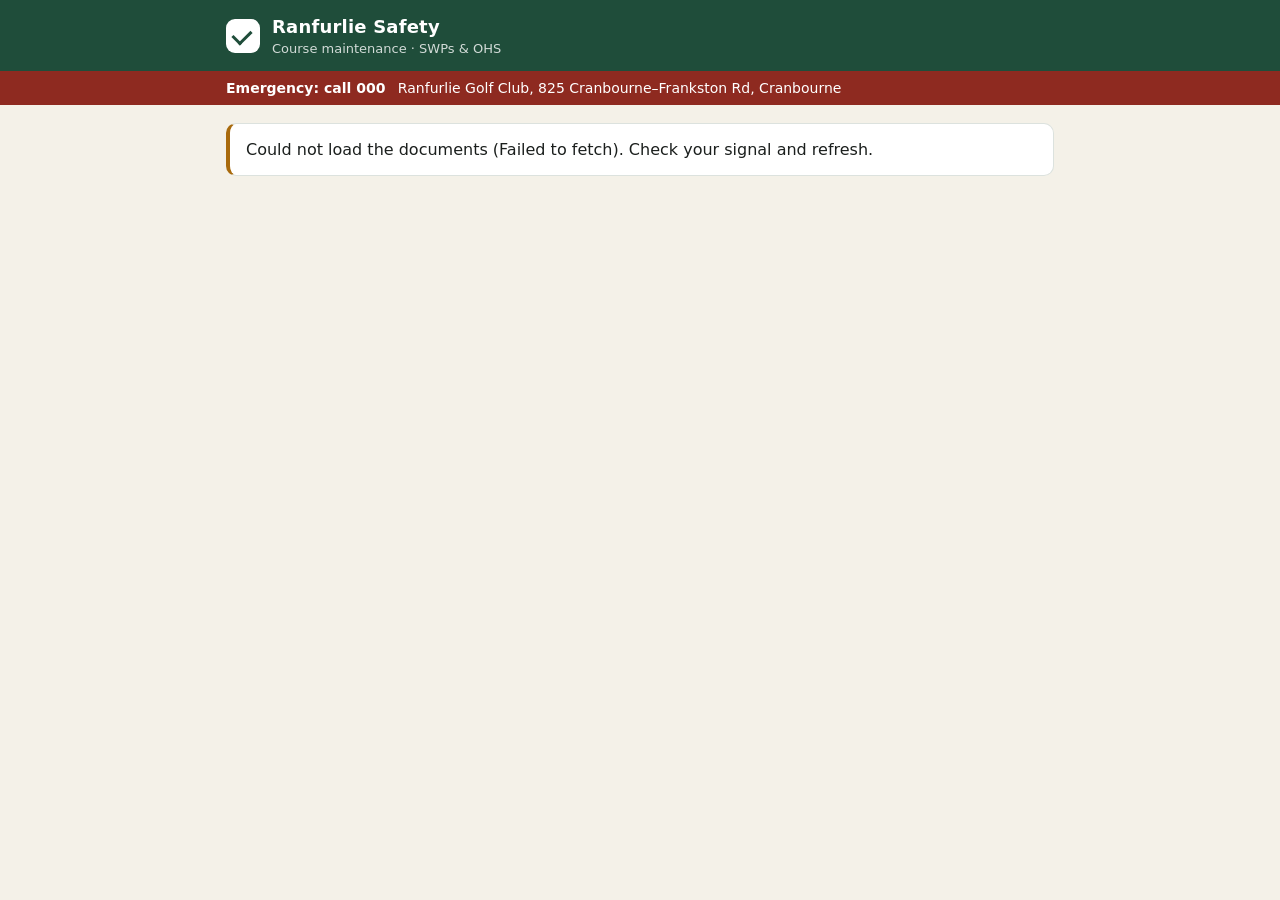
<file: docs/index.html>
<!doctype html>
<html lang="en-AU">
<head>
  <meta charset="utf-8">
  <meta name="viewport" content="width=device-width, initial-scale=1, viewport-fit=cover">
  <meta name="theme-color" content="#1F4D3A">
  <meta name="robots" content="noindex">
  <title>Ranfurlie Safety</title>
  <link rel="icon" href="data:image/svg+xml,%3Csvg xmlns='http://www.w3.org/2000/svg' viewBox='0 0 32 32'%3E%3Crect width='32' height='32' rx='7' fill='%231F4D3A'/%3E%3Cpath d='M9 16.5l4.5 4.5L23 11.5' stroke='%23fff' stroke-width='3.2' fill='none' stroke-linecap='round' stroke-linejoin='round'/%3E%3C/svg%3E">
  <link rel="stylesheet" href="style.css">
</head>
<body>
  <header class="top">
    <div class="wrap top-inner">
      <div class="brand">
        <span class="mark" aria-hidden="true"></span>
        <div>
          <div class="brand-name">Ranfurlie Safety</div>
          <div class="brand-sub">Course maintenance · SWPs &amp; OHS</div>
        </div>
      </div>
      <div id="who" class="who" hidden>
        <span id="whoName"></span>
        <button type="button" class="link-btn" id="signOut">Not you?</button>
      </div>
    </div>
  </header>

  <div class="emergency">
    <div class="wrap"><strong>Emergency: call 000</strong> <span>Ranfurlie Golf Club, 825 Cranbourne–Frankston Rd, Cranbourne</span></div>
  </div>

  <main class="wrap" id="main">
    <section id="notice" class="notice" hidden></section>

    <section id="signin" class="card signin" hidden>
      <h1>Who are you?</h1>
      <p class="muted">Pick your name, then open each document on your list, read it and sign. This phone will remember you next time.</p>
      <form id="signinForm" autocomplete="off">
        <label for="nameSel">Your name</label>
        <select id="nameSel" required><option value="">Choose…</option></select>
        <p id="signinErr" class="err" role="alert"></p>
        <button class="btn primary" id="signinBtn" type="submit">Continue</button>
      </form>
      <button type="button" class="link-btn browse" id="browseOnly">Just browse the documents</button>
    </section>

    <section id="dash" hidden>
      <div class="pills" id="pills"></div>
      <div class="toolbar">
        <div class="tabs" role="tablist">
          <button role="tab" class="tab" id="tabMine" aria-selected="true">My list</button>
          <button role="tab" class="tab" id="tabAll" aria-selected="false">All documents</button>
        </div>
        <input id="search" type="search" placeholder="Search documents" aria-label="Search documents">
      </div>
      <div id="list"></div>
    </section>

    <p class="foot muted" id="foot"></p>
  </main>

  <div id="viewer" class="viewer" hidden role="dialog" aria-modal="true" aria-labelledby="vTitle">
    <div class="v-head">
      <button type="button" class="back" id="vBack" aria-label="Back to list">←</button>
      <div class="v-titles">
        <div class="v-meta" id="vMeta"></div>
        <h2 id="vTitle"></h2>
      </div>
      <div class="v-tools">
        <div class="seg" id="vModes" role="group" aria-label="View">
          <button type="button" id="vModeEasy" aria-pressed="true">Easy read</button>
          <button type="button" id="vModeOrig" aria-pressed="false">Original</button>
        </div>
        <a id="vOpen" class="v-open" target="_blank" rel="noopener" aria-label="Open in a new tab">↗</a>
      </div>
    </div>
    <div class="v-body">
      <div class="v-loading" id="vLoading" hidden>Loading…</div>
      <iframe id="vEasy" title="Document (easy read)" sandbox="allow-popups allow-popups-to-escape-sandbox" hidden></iframe>
      <iframe id="vFrame" title="Document" allow="autoplay"></iframe>
      <section class="v-quiz" id="vQuiz" hidden aria-live="polite">
        <div class="quiz">
          <div class="q-top">
            <span id="qCount"></span>
            <button type="button" class="link-btn" id="qBackDoc">Back to the document</button>
          </div>
          <div class="q-bar"><span id="qBar"></span></div>
          <div id="qAsk">
            <div class="q-again" id="qAgain" hidden>Let's try this one again</div>
            <h3 id="qText"></h3>
            <div class="q-opts" id="qOpts" role="group" aria-labelledby="qText"></div>
            <div class="q-fb" id="qFb" hidden><strong id="qFbHead"></strong> <span id="qWhy"></span></div>
            <button type="button" class="btn primary wide" id="qNext" hidden>Next question</button>
          </div>
          <div class="q-done" id="qDone" hidden>
            <div class="tick">✓</div>
            <div class="big">Knowledge check complete</div>
            <p class="muted" id="qScore"></p>
            <button type="button" class="btn primary wide" id="qSign">Continue to sign</button>
          </div>
        </div>
      </section>
    </div>
    <div class="v-sign" id="vSign">
      <div class="timer" id="vTimer">
        <div class="bar"><span id="vBar"></span></div>
        <div class="timer-row">
          <span class="timer-text" id="vTimerText"></span>
          <button type="button" class="btn primary small" id="vReady" hidden>Ready to sign</button>
        </div>
      </div>
      <div id="vForm" hidden>
        <label class="check"><input type="checkbox" id="vDeclare"> <span id="vDeclText"></span></label>
        <div class="sig-wrap">
          <canvas id="sig" aria-label="Signature pad"></canvas>
          <span class="sig-hint" id="sigHint">Sign here with your finger</span>
          <button type="button" class="link-btn sig-clear" id="sigClear">Clear</button>
        </div>
        <p id="vErr" class="err" role="alert"></p>
        <div class="form-actions">
          <button type="button" class="btn ghost" id="vKeepReading">Keep reading</button>
          <button type="button" class="btn primary" id="vSubmit" disabled>Sign</button>
        </div>
      </div>
      <div id="vNeedSignin" class="muted small-text" hidden>Pick your name on the main page to sign this document.</div>
      <div id="vDone" class="done" hidden></div>
    </div>
  </div>

  <script src="config.js"></script>
  <script src="app.js"></script>
</body>
</html>
</file>
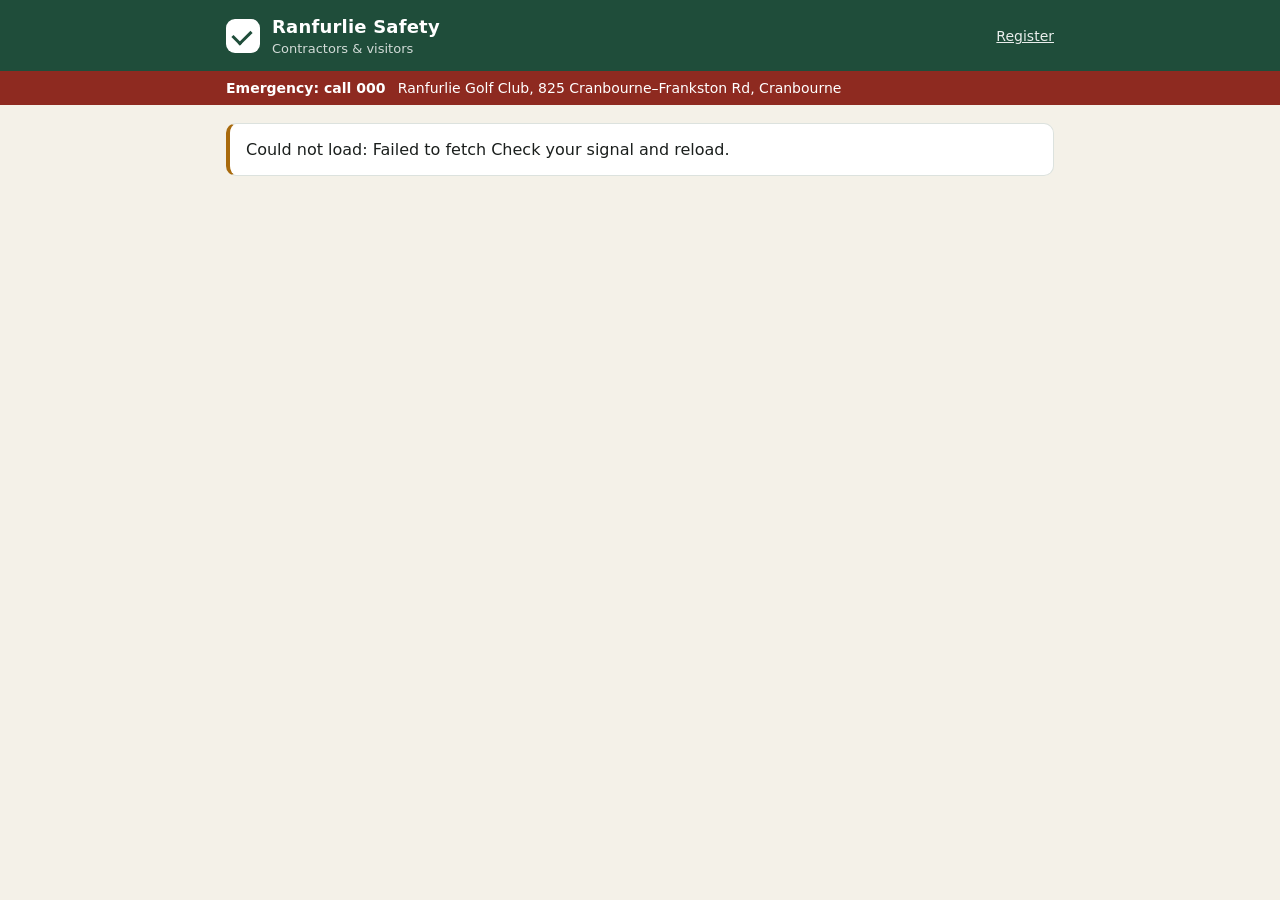
<file: docs/contractors.html>
<!doctype html>
<html lang="en-AU">
<head>
  <meta charset="utf-8">
  <meta name="viewport" content="width=device-width, initial-scale=1, viewport-fit=cover">
  <meta name="theme-color" content="#1F4D3A">
  <meta name="robots" content="noindex">
  <title>Contractor Sign-in · Ranfurlie Safety</title>
  <link rel="icon" href="data:image/svg+xml,%3Csvg xmlns='http://www.w3.org/2000/svg' viewBox='0 0 32 32'%3E%3Crect width='32' height='32' rx='7' fill='%231F4D3A'/%3E%3Cpath d='M9 16.5l4.5 4.5L23 11.5' stroke='%23fff' stroke-width='3.2' fill='none' stroke-linecap='round' stroke-linejoin='round'/%3E%3C/svg%3E">
  <link rel="stylesheet" href="style.css">
  <link rel="stylesheet" href="inspect.css">
  <link rel="stylesheet" href="contractors.css?v=2611c">
</head>
<body>
  <header class="top">
    <div class="wrap top-inner">
      <a class="brand" href="contractors.html" style="color:inherit;text-decoration:none">
        <span class="mark" aria-hidden="true"></span>
        <div>
          <div class="brand-name">Ranfurlie Safety</div>
          <div class="brand-sub" id="brandSub">Contractors &amp; visitors</div>
        </div>
      </a>
      <a class="nav-link" id="regLink" href="contractors.html?view=register">Register</a>
    </div>
  </header>

  <div class="emergency">
    <div class="wrap"><strong>Emergency: call 000</strong> <span id="emAddr">Ranfurlie Golf Club, 825 Cranbourne–Frankston Rd, Cranbourne</span></div>
  </div>

  <main class="wrap" id="main">
    <section id="notice" class="notice" hidden></section>
    <section id="view"></section>
  </main>

  <input type="file" id="photoIn" accept="image/*" hidden>

  <script src="config.js"></script>
  <script src="inspect-common.js"></script>
  <script src="contractors.js?v=2611c"></script>
</body>
</html>
</file>
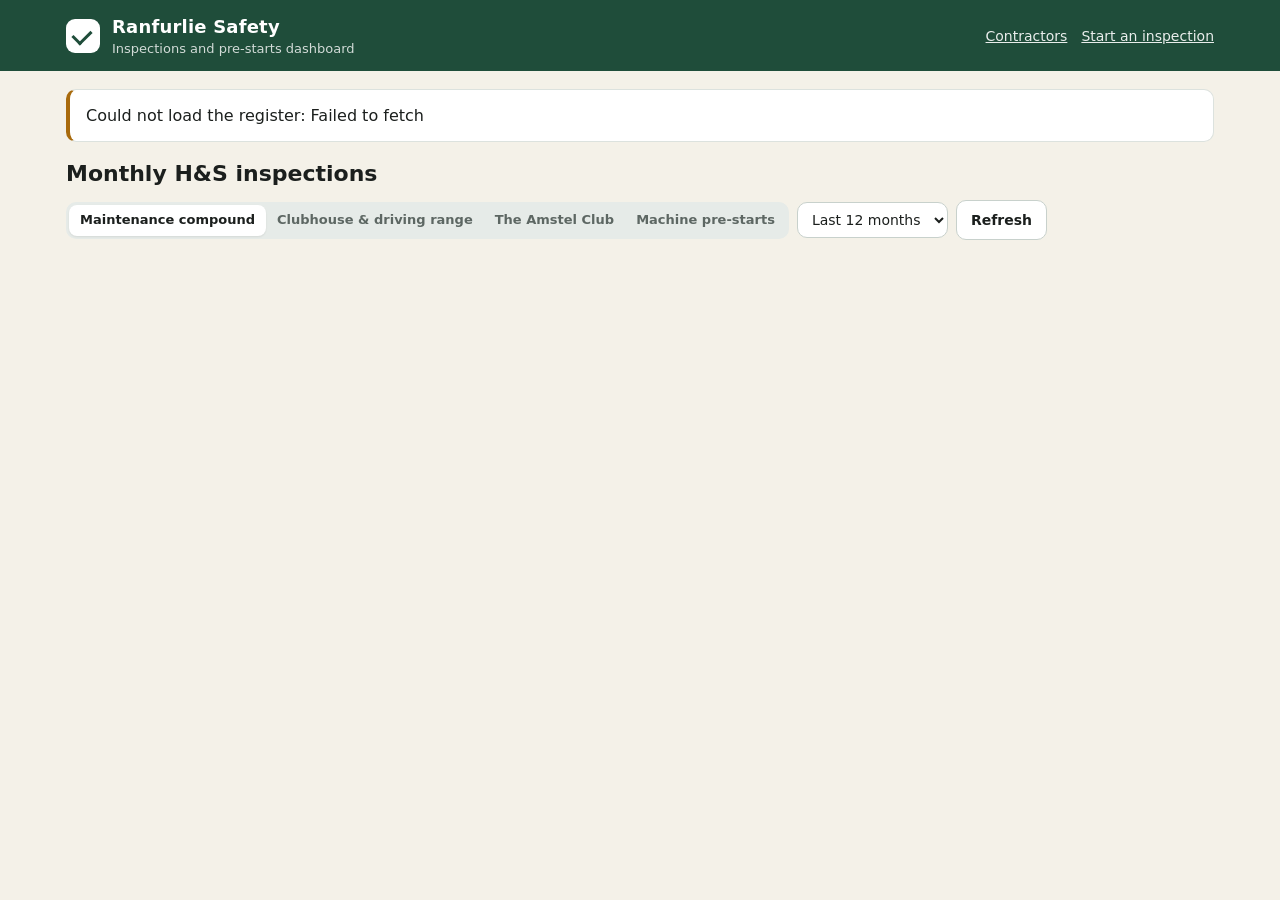
<file: docs/inspection-dashboard.html>
<!doctype html>
<html lang="en-AU">
<head>
  <meta charset="utf-8">
  <meta name="viewport" content="width=device-width, initial-scale=1, viewport-fit=cover">
  <meta name="theme-color" content="#1F4D3A">
  <meta name="robots" content="noindex">
  <title>Inspection Dashboard · Ranfurlie Safety</title>
  <link rel="icon" href="data:image/svg+xml,%3Csvg xmlns='http://www.w3.org/2000/svg' viewBox='0 0 32 32'%3E%3Crect width='32' height='32' rx='7' fill='%231F4D3A'/%3E%3Cpath d='M9 16.5l4.5 4.5L23 11.5' stroke='%23fff' stroke-width='3.2' fill='none' stroke-linecap='round' stroke-linejoin='round'/%3E%3C/svg%3E">
  <link rel="stylesheet" href="style.css">
  <link rel="stylesheet" href="inspect.css">
</head>
<body>
  <header class="top">
    <div class="wrap dash-wrap top-inner">
      <div class="brand">
        <span class="mark" aria-hidden="true"></span>
        <div>
          <div class="brand-name">Ranfurlie Safety</div>
          <div class="brand-sub">Inspections and pre-starts dashboard</div>
        </div>
      </div>
      <span style="display:flex;gap:14px;flex-wrap:wrap;justify-content:flex-end"><a class="nav-link" href="contractors.html?view=register">Contractors</a>
      <a class="nav-link" href="inspection.html">Start an inspection</a></span>
    </div>
  </header>

  <main class="wrap dash-wrap" id="main" style="padding-top:18px;padding-bottom:48px">
    <section id="notice" class="notice" hidden></section>

    <div class="dash-top">
      <div>
        <h1 id="dTitle">Monthly H&amp;S inspections</h1>
        <div class="sub" id="dSub">Loading…</div>
      </div>
      <div class="ctrls">
        <div class="seg-f" id="siteTabs" role="group" aria-label="Area"></div>
        <select id="period" aria-label="Period">
          <option value="6">Last 6 months</option>
          <option value="12" selected>Last 12 months</option>
          <option value="24">Last 24 months</option>
        </select>
        <button type="button" class="btn ghost" id="refresh">Refresh</button>
      </div>
    </div>

    <div id="content" hidden>
      <div class="kpis" id="kpis"></div>

      <div class="grid2">
        <div class="panel">
          <div class="panel-head"><div><h2>Score trend</h2><p class="ph-sub">Yes as a % of Yes + No, each inspection. N/A is left out.</p></div></div>
          <div class="chart" id="trend"></div>
        </div>
        <div class="panel">
          <div class="panel-head"><div><h2>Where to improve: by section</h2><p class="ph-sub">Pass rate across the period, lowest first.</p></div></div>
          <div class="hbars" id="secBars"></div>
        </div>
      </div>

      <div class="grid2">
        <div class="panel">
          <div class="panel-head"><div><h2>Repeat failures</h2><p class="ph-sub">Items that keep coming up as defects. Each square is one inspection, oldest to newest.</p></div></div>
          <div id="repeats"></div>
          <div class="legend"><span><i style="background:#DDF1E6;border:1px solid #B9DEC9"></i>Passed</span><span><i style="background:#B8382B"></i>Defect</span><span><i style="background:#E7EAEE;border:1px solid #CCD3DB"></i>N/A</span></div>
        </div>
        <div class="panel">
          <div class="panel-head"><div><h2>Expiries &amp; service dates</h2><p class="ph-sub">From the latest inspection. Overdue and next 30 days first.</p></div></div>
          <div class="tbl-wrap"><table class="tbl" id="expiries"></table></div>
        </div>
      </div>

      <div class="panel">
        <div class="panel-head">
          <div><h2>Defect register</h2><p class="ph-sub">Every defect found, until it's closed out with a name, note and signature.</p></div>
          <div class="ctrls">
            <div class="seg-f" id="defFilter" role="group" aria-label="Show">
              <button type="button" aria-pressed="true" data-f="open">Open</button>
              <button type="button" aria-pressed="false" data-f="closed">Closed</button>
              <button type="button" aria-pressed="false" data-f="all">All</button>
            </div>
            <button type="button" class="btn ghost tiny" id="csvDef">Export CSV</button>
          </div>
        </div>
        <div class="tbl-wrap"><table class="tbl" id="defects"></table></div>
      </div>

      <div class="grid2" style="margin-top:14px">
        <div class="panel">
          <div class="panel-head">
            <div><h2>Inspection history</h2><p class="ph-sub">Tap a row for the full record, timestamps and sign-off.</p></div>
            <button type="button" class="btn ghost tiny" id="csvInsp">Export CSV</button>
          </div>
          <div class="tbl-wrap"><table class="tbl" id="history"></table></div>
        </div>
        <div class="panel">
          <div class="panel-head"><div><h2>N/A register</h2><p class="ph-sub">Lines marked N/A in the latest inspection and the reason given. Check they're genuine.</p></div></div>
          <div class="tbl-wrap"><table class="tbl" id="nas"></table></div>
        </div>
      </div>
      <p class="foot muted" id="foot"></p>
    </div>

    <div id="psView" hidden>
      <div class="kpis" id="psKpis"></div>
      <div class="panel">
        <div class="panel-head">
          <div><h2>Pre-starts each day</h2><p class="ph-sub">Every machine on the TurfDog board that needed a pre-start. Hover or tap a day for the numbers.</p></div>
          <button type="button" class="btn ghost tiny" id="psCsv">Export CSV</button>
        </div>
        <div class="chart" id="psDaily" style="position:relative"></div>
        <div class="legend" id="psLegend"></div>
      </div>
      <div class="grid2" style="margin-top:14px">
        <div class="panel">
          <div class="panel-head"><div><h2>By person</h2><p class="ph-sub">Lowest first. Done after a tag = only done once they were tagged in Slack.</p></div></div>
          <div class="tbl-wrap"><table class="tbl" id="psPeople"></table></div>
        </div>
        <div class="panel">
          <div class="panel-head"><div><h2>Missed pre-starts</h2><p class="ph-sub">On the board for a machine with no pre-start that day. Newest first.</p></div></div>
          <div class="tbl-wrap"><table class="tbl" id="psMisses"></table></div>
        </div>
      </div>
      <p class="foot muted" id="psFoot"></p>
    </div>
  </main>

  <div id="modal" hidden></div>

  <script src="config.js"></script>
  <script src="inspect-checklists.js"></script>
  <script src="inspect-common.js"></script>
  <script src="prestart-panel.js"></script>
  <script src="inspection-dashboard.js"></script>
</body>
</html>
</file>
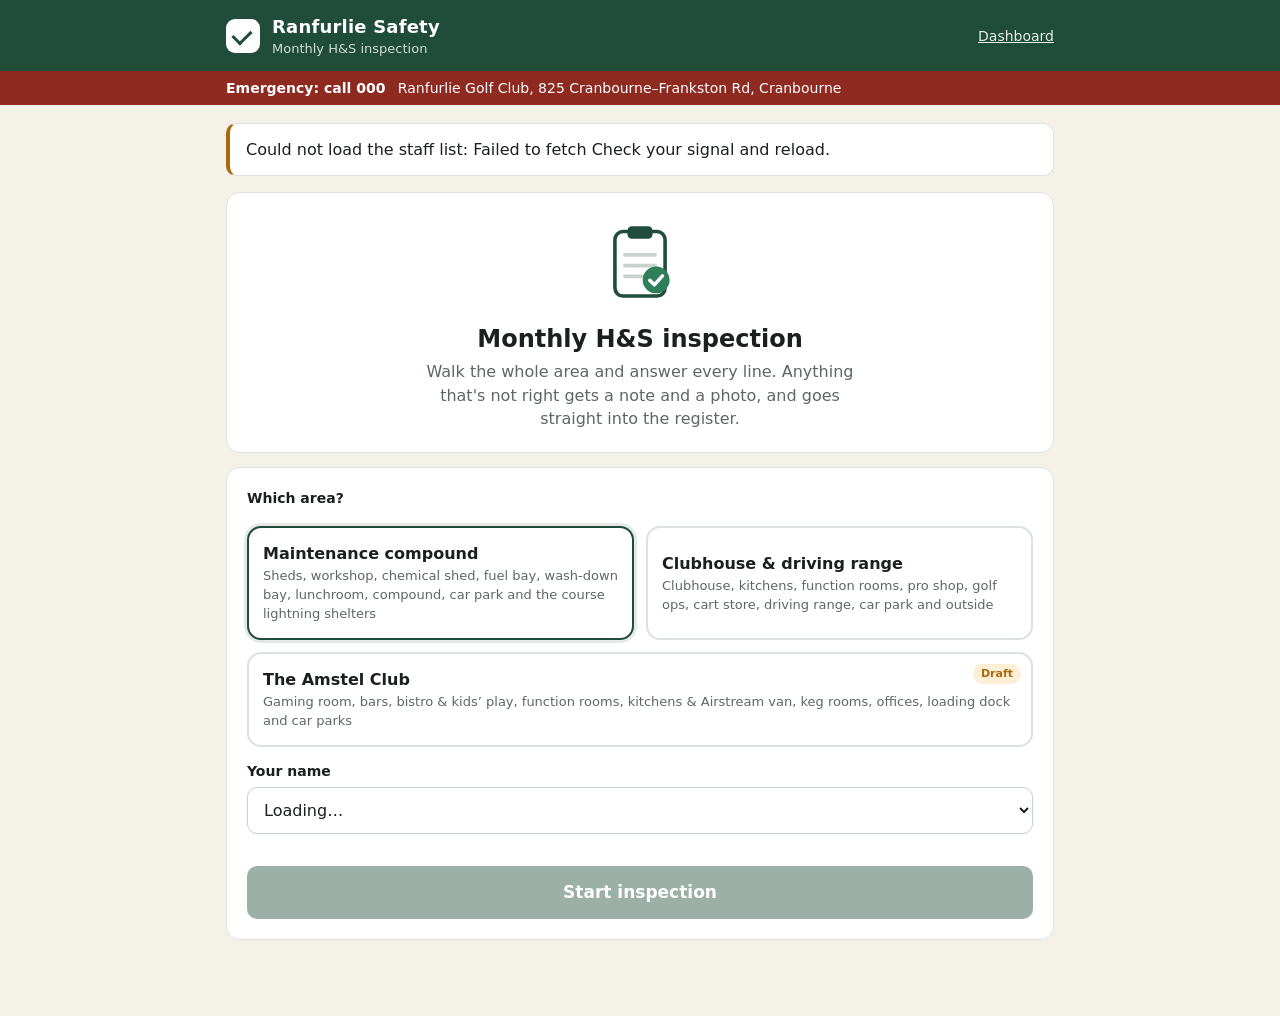
<file: docs/inspection.html>
<!doctype html>
<html lang="en-AU">
<head>
  <meta charset="utf-8">
  <meta name="viewport" content="width=device-width, initial-scale=1, viewport-fit=cover">
  <meta name="theme-color" content="#1F4D3A">
  <meta name="robots" content="noindex">
  <title>Monthly H&amp;S Inspection · Ranfurlie Safety</title>
  <link rel="icon" href="data:image/svg+xml,%3Csvg xmlns='http://www.w3.org/2000/svg' viewBox='0 0 32 32'%3E%3Crect width='32' height='32' rx='7' fill='%231F4D3A'/%3E%3Cpath d='M9 16.5l4.5 4.5L23 11.5' stroke='%23fff' stroke-width='3.2' fill='none' stroke-linecap='round' stroke-linejoin='round'/%3E%3C/svg%3E">
  <link rel="stylesheet" href="style.css">
  <link rel="stylesheet" href="inspect.css">
</head>
<body>
  <header class="top">
    <div class="wrap top-inner">
      <div class="brand">
        <span class="mark" aria-hidden="true"></span>
        <div>
          <div class="brand-name">Ranfurlie Safety</div>
          <div class="brand-sub">Monthly H&amp;S inspection</div>
        </div>
      </div>
      <div class="who" id="who" hidden>
        <span id="whoName"></span>
        <button type="button" class="link-btn" id="notYou">Not you?</button>
      </div>
      <a class="nav-link" id="dashLink" href="inspection-dashboard.html">Dashboard</a>
    </div>
  </header>

  <div class="emergency">
    <div class="wrap"><strong>Emergency: call 000</strong> <span>Ranfurlie Golf Club, 825 Cranbourne–Frankston Rd, Cranbourne</span></div>
  </div>

  <!-- sticky progress while inspecting -->
  <div class="runbar" id="runbar" hidden>
    <div class="wrap">
      <div class="ring" aria-hidden="true">
        <svg viewBox="0 0 46 46"><circle class="track" cx="23" cy="23" r="19"></circle><circle class="val" id="ringVal" cx="23" cy="23" r="19" stroke-dasharray="119.38" stroke-dashoffset="119.38"></circle></svg>
        <span class="pct" id="ringPct">0%</span>
      </div>
      <div class="run-title">
        <div class="t" id="runTitle"></div>
        <div class="s" id="runSub"></div>
      </div>
    </div>
    <nav class="chips" id="chips" aria-label="Sections"></nav>
  </div>

  <main class="wrap" id="main">
    <section id="notice" class="notice" hidden></section>

    <!-- start -->
    <section id="start" hidden>
      <div class="card hero anim-in">
        <svg class="hero-icon" viewBox="0 0 96 96" aria-hidden="true">
          <rect x="20" y="14" width="56" height="72" rx="9" fill="#fff" stroke="#1F4D3A" stroke-width="4"></rect>
          <rect x="34" y="8" width="28" height="14" rx="5" fill="#1F4D3A"></rect>
          <path d="M31 40h34M31 52h34M31 64h20" stroke="#C8D1CC" stroke-width="4" stroke-linecap="round"></path>
          <circle cx="66" cy="68" r="15" fill="#2E7D5B"></circle>
          <path class="tick" d="M59 68.5l5 5 9-10" stroke="#fff" stroke-width="4" fill="none" stroke-linecap="round" stroke-linejoin="round"></path>
        </svg>
        <h1>Monthly H&amp;S inspection</h1>
        <p class="muted">Walk the whole area and answer every line. Anything that's not right gets a note and a photo, and goes straight into the register.</p>
      </div>

      <div class="card anim-in" style="--i:1;margin-top:14px">
        <label style="margin-top:0">Which area?</label>
        <div class="sites" id="sites"></div>

        <label for="nameSel">Your name</label>
        <select id="nameSel"><option value="">Loading…</option></select>

        <div id="resume" class="resume" hidden></div>
        <p id="startErr" class="err" role="alert"></p>
        <button class="btn primary wide" id="startBtn" type="button" disabled>Start inspection</button>
      </div>
      <p class="foot muted" id="foot"></p>
    </section>

    <!-- one section at a time -->
    <section id="stage" hidden></section>

    <!-- finished -->
    <section id="finish" hidden></section>
  </main>

  <div class="stepnav" id="stepnav" hidden>
    <div class="wrap">
      <button type="button" class="btn ghost" id="prevBtn">Back</button>
      <button type="button" class="btn primary" id="nextBtn">Next</button>
    </div>
    <div class="saved" id="saved">Saved on this phone</div>
  </div>

  <input type="file" id="photoIn" accept="image/*" capture="environment" hidden>

  <script src="config.js"></script>
  <script src="inspect-checklists.js"></script>
  <script src="inspect-common.js"></script>
  <script src="inspection.js"></script>
</body>
</html>
</file>
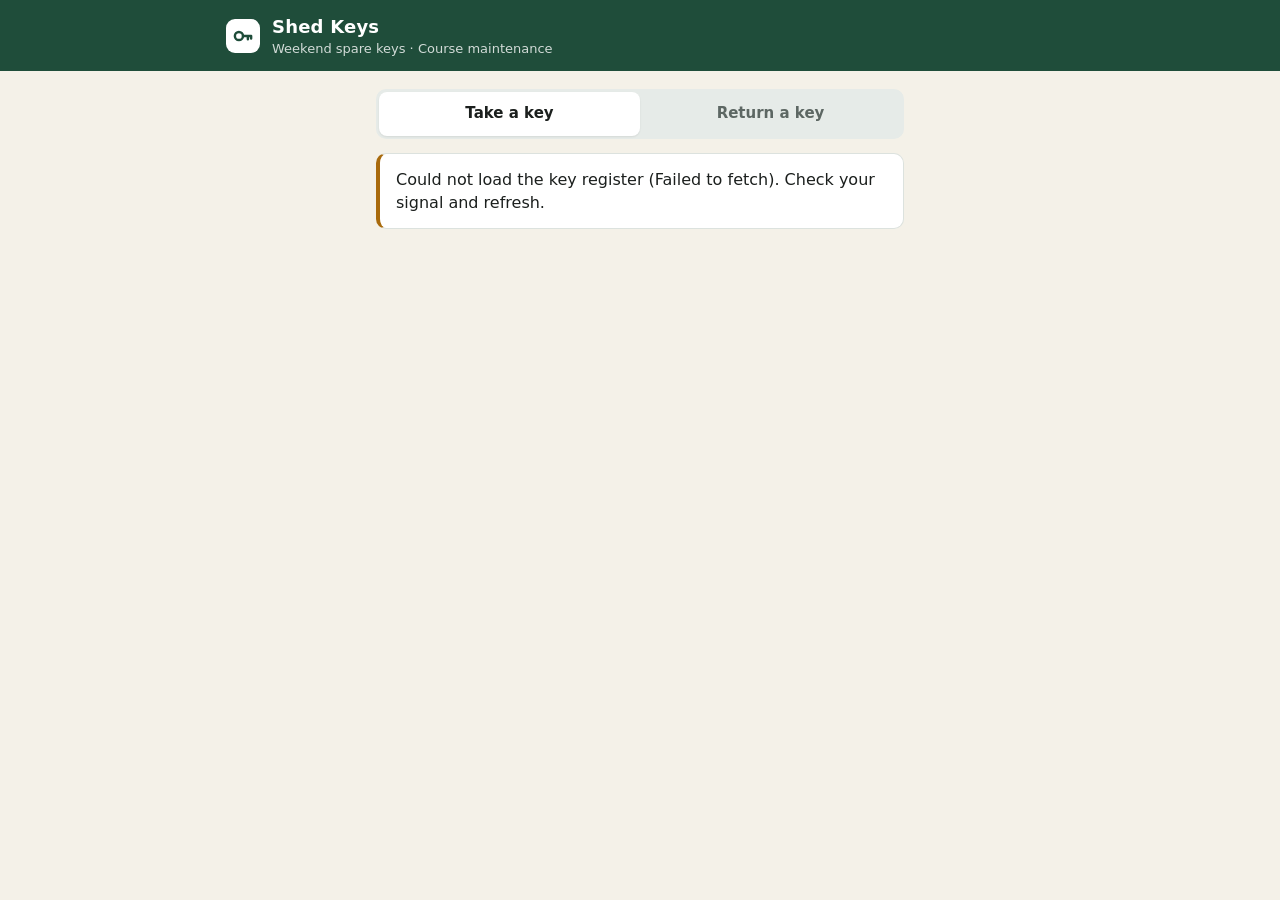
<file: docs/keys.html>
<!doctype html>
<html lang="en-AU">
<head>
  <meta charset="utf-8">
  <meta name="viewport" content="width=device-width, initial-scale=1, viewport-fit=cover">
  <meta name="theme-color" content="#1F4D3A">
  <meta name="robots" content="noindex">
  <title>Shed Keys</title>
  <link rel="icon" href="data:image/svg+xml,%3Csvg xmlns='http://www.w3.org/2000/svg' viewBox='0 0 32 32'%3E%3Crect width='32' height='32' rx='7' fill='%231F4D3A'/%3E%3Ccircle cx='11' cy='16' r='5' stroke='%23fff' stroke-width='3' fill='none'/%3E%3Cpath d='M16 16h10M22 16v4M26 16v3' stroke='%23fff' stroke-width='3' stroke-linecap='round'/%3E%3C/svg%3E">
  <link rel="stylesheet" href="style.css">
  <link rel="stylesheet" href="keys.css">
</head>
<body>
  <header class="top">
    <div class="wrap top-inner">
      <div class="brand">
        <span class="mark key-mark" aria-hidden="true"></span>
        <div>
          <div class="brand-name">Shed Keys</div>
          <div class="brand-sub">Weekend spare keys · Course maintenance</div>
        </div>
      </div>
      <div id="who" class="who" hidden>
        <span id="whoName"></span>
        <button type="button" class="link-btn" id="notMe">Not you?</button>
      </div>
    </div>
  </header>

  <main class="wrap keys" id="main">
    <div class="tabs mode" role="tablist" aria-label="What are you doing?">
      <button role="tab" class="tab" id="modeOut" aria-selected="true">Take a key</button>
      <button role="tab" class="tab" id="modeIn" aria-selected="false">Return a key</button>
    </div>

    <section id="notice" class="notice" hidden></section>
    <p id="loading" class="muted center">Loading…</p>

    <!-- who are you -->
    <section id="pickName" class="card narrow" hidden>
      <h1>Who are you?</h1>
      <p class="muted">Pick your name. This phone will remember you next time.</p>
      <form id="nameForm" autocomplete="off">
        <label for="nameSel">Your name</label>
        <select id="nameSel" required><option value="">Choose…</option></select>
        <p id="nameErr" class="err" role="alert"></p>
        <button class="btn primary wide" type="submit">Continue</button>
      </form>
    </section>

    <!-- take a key -->
    <section id="outView" hidden>
      <div id="sopCard" class="sop" hidden></div>

      <div class="card step" id="keyStep">
        <h2><span class="n">1</span>Which key?</h2>
        <div id="keyGrid" class="key-grid" role="radiogroup" aria-label="Key"></div>
        <p class="due" id="dueLine"></p>
      </div>

      <div class="card step" id="termsStep">
        <h2><span class="n">2</span>Agree</h2>
        <div id="terms"></div>
        <div class="liability" id="liability">
          <div class="l-title" id="liabTitle"></div>
          <p id="liabText"></p>
          <label class="check strong"><input type="checkbox" id="liabTick"> <span id="liabTickText"></span></label>
        </div>
      </div>

      <div class="card step" id="signStep">
        <h2><span class="n">3</span>Sign</h2>
        <div class="sig-wrap">
          <canvas id="sig" aria-label="Signature pad"></canvas>
          <span class="sig-hint" id="sigHint">Sign here with your finger</span>
          <button type="button" class="link-btn sig-clear" id="sigClear">Clear</button>
        </div>
        <p id="outErr" class="err" role="alert"></p>
        <button type="button" class="btn primary wide" id="outBtn" disabled>Take key</button>
        <p class="muted small-text center" id="outHint"></p>
      </div>
    </section>

    <!-- return a key -->
    <section id="inView" hidden>
      <div class="card step">
        <h2>Which key are you returning?</h2>
        <div id="inList"></div>
        <div id="inConfirm" hidden>
          <label class="check"><input type="checkbox" id="storedTick"> <span>The key is back in its secure spot and the shed is locked.</span></label>
          <p id="inErr" class="err" role="alert"></p>
          <button type="button" class="btn primary wide" id="inBtn" disabled>Return key</button>
        </div>
      </div>
      <button type="button" class="lost-link" id="lostOpen">Lost or missing key?</button>
    </section>

    <!-- lost key -->
    <section id="lostView" hidden>
      <div class="card step lost">
        <h2>Report a lost or missing key</h2>
        <p class="muted">Report it now – don't wait while you keep looking. Andrew, Ben and Neil get a Slack alert straight away. If you're on shift, ring your supervisor too.</p>
        <label for="lostKey">Which key?</label>
        <select id="lostKey"><option value="">Choose…</option></select>
        <label for="lostWhere">Where was it last seen?</label>
        <input type="text" id="lostWhere" maxlength="200" placeholder="e.g. in my pocket at the 7th green, on the workshop bench">
        <label for="lostWhen">When did you last have it?</label>
        <input type="text" id="lostWhen" maxlength="120" placeholder="e.g. Saturday about 11am">
        <p id="lostErr" class="err" role="alert"></p>
        <button type="button" class="btn danger wide" id="lostBtn">Report missing key</button>
        <button type="button" class="link-btn center-block" id="lostCancel">Cancel</button>
      </div>
    </section>

    <!-- done -->
    <section id="doneView" class="card narrow done-card" hidden aria-live="polite">
      <div class="tick" id="doneTick">✓</div>
      <div class="big" id="doneTitle"></div>
      <p id="doneText"></p>
      <p class="rc-line" id="doneRc" hidden></p>
      <div class="lock-note" id="doneNote" hidden></div>
      <button type="button" class="btn ghost wide" id="doneBack">Done</button>
    </section>

    <section id="board" class="board" hidden>
      <div class="group">Where the keys are</div>
      <div id="boardList"></div>
    </section>
  </main>

  <script src="config.js"></script>
  <script src="keys.js"></script>
</body>
</html>
</file>
<file: docs/style.css>
:root {
  --green: #1F4D3A;
  --green-2: #2D6A50;
  --sand: #F4F1E8;
  --ink: #1B1F1D;
  --muted: #5D6763;
  --line: #DCE2DE;
  --card: #FFFFFF;
  --high: #B8382B;
  --high-bg: #FBE3E0;
  --med: #A86A0C;
  --med-bg: #FCEFD6;
  --low: #2E7D5B;
  --low-bg: #DDF1E6;
  --ok: #2E7D5B;
  --radius: 14px;
  --font: system-ui, -apple-system, "Segoe UI", Roboto, "Helvetica Neue", Arial, sans-serif;
}

* { box-sizing: border-box; }
html, body { margin: 0; }
body {
  font-family: var(--font);
  color: var(--ink);
  background: var(--sand);
  font-size: 16px;
  line-height: 1.45;
  -webkit-text-size-adjust: 100%;
}
.wrap { max-width: 860px; margin: 0 auto; padding: 0 16px; }
[hidden] { display: none !important; }
.muted { color: var(--muted); }

/* header */
.top { background: var(--green); color: #fff; padding: 14px 0 12px; padding-top: max(14px, env(safe-area-inset-top)); }
.top-inner { display: flex; align-items: center; justify-content: space-between; gap: 12px; }
.brand { display: flex; align-items: center; gap: 12px; }
.mark { width: 34px; height: 34px; border-radius: 9px; background: #fff; position: relative; flex: none; }
.mark::after { content: ""; position: absolute; left: 10px; top: 7px; width: 9px; height: 15px; border: solid var(--green); border-width: 0 3.5px 3.5px 0; transform: rotate(45deg); }
.brand-name { font-weight: 700; font-size: 18px; letter-spacing: .2px; }
.brand-sub { font-size: 13px; opacity: .8; }
.who { font-size: 14px; text-align: right; }
.who .link-btn { color: #fff; opacity: .85; }

.emergency { background: #8E2A20; color: #fff; font-size: 14px; padding: 7px 0; }
.emergency strong { margin-right: 8px; }

main.wrap { padding: 18px 16px 48px; }

/* cards & forms */
.card { background: var(--card); border: 1px solid var(--line); border-radius: var(--radius); padding: 20px; }
.signin { max-width: 440px; margin: 8px auto 0; }
.signin h1 { margin: 0 0 6px; font-size: 22px; }
label { display: block; font-weight: 600; font-size: 14px; margin: 14px 0 6px; }
select, input[type=password], input[type=search], input[type=text] {
  width: 100%; font: inherit; padding: 12px 12px; border: 1px solid #C8D1CC; border-radius: 10px; background: #fff; color: var(--ink);
}
input[type=password] { letter-spacing: 6px; font-size: 20px; max-width: 160px; }
select:focus, input:focus { outline: 3px solid rgba(45,106,80,.25); border-color: var(--green-2); }
.hint { background: var(--low-bg); border-radius: 10px; padding: 10px 12px; font-size: 14px; margin: 14px 0 0; }
.err { color: var(--high); font-size: 14px; min-height: 1em; margin: 10px 0 0; }
.btn { font: inherit; font-weight: 600; border: 0; border-radius: 10px; padding: 12px 18px; cursor: pointer; }
.btn.primary { background: var(--green); color: #fff; margin-top: 8px; }
.btn.primary:disabled { background: #9DB0A7; cursor: not-allowed; }
.btn.wide { width: 100%; padding: 14px; font-size: 17px; }
.link-btn { background: none; border: 0; padding: 0; font: inherit; color: var(--green-2); text-decoration: underline; cursor: pointer; }
.browse { display: block; margin-top: 16px; font-size: 14px; }
.notice { background: #fff; border: 1px solid var(--line); border-left: 4px solid var(--med); border-radius: 10px; padding: 14px 16px; margin-bottom: 16px; }

/* status pills */
.pills { display: grid; grid-template-columns: repeat(4, 1fr); gap: 10px; margin-bottom: 16px; }
.pill { background: #fff; border: 1px solid var(--line); border-radius: 12px; padding: 10px 12px; }
.pill .n { font-size: 26px; font-weight: 700; line-height: 1.1; }
.pill .l { font-size: 13px; color: var(--muted); }
.pill.overdue .n { color: var(--high); }
.pill.soon .n { color: var(--med); }
.pill.tosign .n { color: var(--ink); }
.pill.current .n { color: var(--ok); }
@media (max-width: 520px) { .pills { grid-template-columns: repeat(2, 1fr); } }

.toolbar { display: flex; gap: 12px; align-items: center; margin-bottom: 14px; flex-wrap: wrap; }
.tabs { display: inline-flex; background: #E6EBE8; border-radius: 10px; padding: 3px; }
.tab { font: inherit; font-size: 14px; font-weight: 600; border: 0; background: none; padding: 8px 14px; border-radius: 8px; cursor: pointer; color: var(--muted); }
.tab[aria-selected=true] { background: #fff; color: var(--ink); box-shadow: 0 1px 2px rgba(0,0,0,.08); }
.toolbar input[type=search] { flex: 1; min-width: 180px; padding: 9px 12px; }

/* list */
.group { margin: 18px 0 8px; font-size: 13px; text-transform: uppercase; letter-spacing: .6px; color: var(--muted); font-weight: 700; }
.doc { display: grid; grid-template-columns: 8px minmax(0, 1fr) auto; column-gap: 12px; align-items: center; width: 100%; text-align: left; background: #fff; border: 1px solid var(--line); border-radius: 12px; padding: 12px 14px; margin-bottom: 8px; cursor: pointer; font: inherit; color: inherit; }
.doc:hover { border-color: #B5C4BC; }
.doc:focus-visible { outline: 3px solid rgba(45,106,80,.3); }
.risk { width: 8px; align-self: stretch; border-radius: 6px; grid-row: 1 / span 2; }
.risk.High { background: var(--high); } .risk.Medium { background: #E0A030; } .risk.Low { background: var(--low); }
.doc-main { min-width: 0; }
.doc-title { font-weight: 600; line-height: 1.3; }
.doc-code { color: var(--muted); font-size: 13px; font-weight: 600; margin-right: 6px; }
.doc-sum { color: var(--muted); font-size: 14px; white-space: nowrap; overflow: hidden; text-overflow: ellipsis; }
.chip { flex: none; font-size: 12.5px; font-weight: 700; border-radius: 999px; padding: 5px 10px; white-space: nowrap; }
.chip.Overdue { background: var(--high-bg); color: var(--high); }
.chip.soon { background: var(--med-bg); color: var(--med); }
.chip.tosign { background: #EEF1EF; color: var(--ink); }
.chip.Current { background: var(--low-bg); color: var(--low); }
.chip.optional { background: transparent; color: var(--muted); font-weight: 500; }
.empty { background: #fff; border: 1px dashed #C8D1CC; border-radius: 12px; padding: 18px; color: var(--muted); text-align: center; }
.foot { font-size: 13px; text-align: center; margin-top: 28px; }

/* viewer */
.viewer { position: fixed; inset: 0; background: var(--sand); display: flex; flex-direction: column; z-index: 10; }
.v-head { display: flex; align-items: center; gap: 12px; background: #fff; border-bottom: 1px solid var(--line); padding: 10px 16px; padding-top: max(10px, env(safe-area-inset-top)); }
.back { font: inherit; font-size: 22px; line-height: 1; border: 1px solid var(--line); background: #fff; border-radius: 10px; width: 42px; height: 42px; cursor: pointer; flex: none; }
.v-titles { flex: 1; min-width: 0; }
.v-titles h2 { margin: 0; font-size: 17px; white-space: nowrap; overflow: hidden; text-overflow: ellipsis; }
.v-meta { font-size: 12.5px; color: var(--muted); font-weight: 600; }
.v-meta .rk { padding: 1px 7px; border-radius: 999px; margin-left: 4px; }
.rk.High { background: var(--high-bg); color: var(--high); } .rk.Medium { background: var(--med-bg); color: var(--med); } .rk.Low { background: var(--low-bg); color: var(--low); }
.v-tools { display: flex; align-items: center; gap: 8px; flex: none; }
.v-open { font-size: 18px; line-height: 1; color: var(--green-2); text-decoration: none; border: 1px solid var(--line); border-radius: 10px; width: 38px; height: 38px; display: inline-flex; align-items: center; justify-content: center; }
.seg { display: inline-flex; background: #E6EBE8; border-radius: 10px; padding: 3px; }
.seg button { font: inherit; font-size: 13px; font-weight: 600; border: 0; background: none; padding: 7px 10px; border-radius: 8px; color: var(--muted); cursor: pointer; white-space: nowrap; }
.seg button[aria-pressed="true"] { background: #fff; color: var(--ink); box-shadow: 0 1px 2px rgba(0,0,0,.08); }
.v-loading { position: absolute; inset: 0; display: flex; align-items: center; justify-content: center; color: var(--muted); background: #fff; z-index: 1; }
.v-body { flex: 1; min-height: 0; background: #E9ECEA; position: relative; }
.v-body iframe { width: 100%; height: 100%; border: 0; background: #fff; }
.v-sign { background: #fff; border-top: 1px solid var(--line); padding: 10px 16px; padding-bottom: max(10px, env(safe-area-inset-bottom)); max-height: 75vh; overflow: auto; box-shadow: 0 -4px 14px rgba(0,0,0,.06); }
.viewer.signing .v-body { flex: 0 0 22vh; }
.timer-row { display: flex; align-items: center; justify-content: space-between; gap: 10px; margin-top: 8px; min-height: 36px; }
.btn.small { padding: 9px 14px; font-size: 15px; margin-top: 0; }
.btn.ghost { background: #fff; color: var(--ink); border: 1px solid #C8D1CC; }
.form-actions { display: flex; gap: 10px; margin-top: 4px; }
.form-actions .btn { flex: 1; padding: 14px; font-size: 16px; margin-top: 0; }
.small-text { font-size: 14px; }
.v-sign > * { max-width: 760px; margin-left: auto; margin-right: auto; }
.timer .bar { height: 8px; background: #E6EBE8; border-radius: 6px; overflow: hidden; }
.timer .bar span { display: block; height: 100%; width: 0; background: var(--green-2); transition: width .5s linear; }
.timer-text { font-size: 14px; color: var(--muted); }
.check { display: flex; gap: 10px; align-items: flex-start; font-weight: 500; font-size: 15px; margin: 12px auto; }
.check input { width: 22px; height: 22px; margin: 1px 0 0; flex: none; accent-color: var(--green); }
.sig-wrap { position: relative; border: 1.5px dashed #9DB0A7; border-radius: 12px; background: #FBFCFB; height: 140px; touch-action: none; }
#sig { width: 100%; height: 100%; display: block; border-radius: 12px; cursor: crosshair; }
.sig-hint { position: absolute; left: 14px; bottom: 10px; font-size: 13px; color: #8A9690; pointer-events: none; }
.sig-clear { position: absolute; right: 12px; top: 8px; font-size: 14px; }
.done { text-align: center; padding: 8px 0 4px; }
.done .tick { width: 54px; height: 54px; border-radius: 50%; background: var(--low-bg); color: var(--low); font-size: 30px; line-height: 54px; margin: 0 auto 8px; font-weight: 700; }
.done .big { font-size: 18px; font-weight: 700; }
.done .rc { font-family: ui-monospace, SFMono-Regular, Menlo, Consolas, monospace; background: #F1F4F2; padding: 2px 8px; border-radius: 6px; }

/* knowledge check */
.doc-tag { font-size: 12.5px; font-weight: 600; color: var(--green-2); margin-top: 2px; }
.viewer.quizzing .v-sign { display: none; }
.v-quiz { position: absolute; inset: 0; z-index: 2; overflow: auto; -webkit-overflow-scrolling: touch; background: var(--sand); }
.quiz { max-width: 640px; margin: 0 auto; padding: 16px 16px 40px; }
.q-top { display: flex; align-items: center; justify-content: space-between; gap: 12px; font-size: 14px; font-weight: 600; color: var(--muted); }
.q-top .link-btn { font-size: 14px; }
.q-bar { height: 6px; background: #DDE3DF; border-radius: 6px; overflow: hidden; margin: 8px 0 18px; }
.q-bar span { display: block; height: 100%; width: 0; background: var(--green-2); transition: width .3s ease; }
.q-again { display: inline-block; font-size: 12.5px; font-weight: 700; color: var(--med); background: var(--med-bg); border-radius: 999px; padding: 3px 10px; margin-bottom: 8px; }
.quiz h3 { font-size: 19px; line-height: 1.35; margin: 0 0 14px; }
.q-opts { display: grid; gap: 10px; }
.q-opt { display: flex; gap: 12px; align-items: flex-start; width: 100%; text-align: left; font: inherit; line-height: 1.35; color: var(--ink); background: #fff; border: 1.5px solid var(--line); border-radius: 12px; padding: 13px 14px; cursor: pointer; }
.q-opt:hover:not(:disabled) { border-color: #9DB0A7; }
.q-opt:disabled { cursor: default; }
.q-opt .k { flex: none; width: 26px; height: 26px; border-radius: 50%; background: #EEF1EF; font-size: 14px; font-weight: 700; display: inline-flex; align-items: center; justify-content: center; margin-top: -1px; }
.q-opt.right { border-color: var(--ok); background: var(--low-bg); }
.q-opt.right .k { background: var(--ok); color: #fff; }
.q-opt.wrong { border-color: var(--high); background: var(--high-bg); }
.q-opt.wrong .k { background: var(--high); color: #fff; }
.q-opt.dim { opacity: .55; }
.q-fb { margin: 14px 0 4px; padding: 12px 14px; background: #fff; border: 1px solid var(--line); border-left-width: 4px; border-radius: 12px; font-size: 15px; }
.q-fb.ok { border-left-color: var(--ok); } .q-fb.ok strong { color: var(--ok); }
.q-fb.no { border-left-color: var(--high); } .q-fb.no strong { color: var(--high); }
.q-done { text-align: center; padding: 28px 0 8px; }
.q-done .tick { width: 58px; height: 58px; border-radius: 50%; background: var(--low-bg); color: var(--low); font-size: 32px; line-height: 58px; margin: 0 auto 10px; font-weight: 700; }
.q-done .big { font-size: 19px; font-weight: 700; }
.q-done .btn { margin-top: 16px; }

@media (max-width: 520px) {
  body { font-size: 16px; }
  main.wrap { padding: 12px 12px 40px; }
  .top { padding: 10px 0 9px; padding-top: max(10px, env(safe-area-inset-top)); }
  .mark { width: 30px; height: 30px; }
  .mark::after { left: 9px; top: 6px; width: 8px; height: 13px; }
  .brand-name { font-size: 17px; }
  .brand-sub { display: none; }
  .who { font-size: 13px; line-height: 1.3; }
  .emergency { font-size: 13px; padding: 6px 0; }
  .emergency span { display: block; opacity: .9; }

  .pills { grid-template-columns: repeat(4, 1fr); gap: 6px; margin-bottom: 12px; }
  .pill { padding: 8px 6px; border-radius: 10px; text-align: center; }
  .pill .n { font-size: 22px; }
  .pill .l { font-size: 11.5px; line-height: 1.2; }

  .toolbar { gap: 8px; margin-bottom: 10px; }
  .tabs { width: 100%; }
  .tab { flex: 1; padding: 9px 8px; }
  .toolbar input[type=search] { min-width: 0; width: 100%; flex-basis: 100%; }

  .group { margin: 14px 0 6px; font-size: 12px; }
  .doc { grid-template-columns: 6px minmax(0, 1fr); column-gap: 12px; row-gap: 6px; padding: 12px; }
  .risk { width: 6px; }
  .doc-title { font-size: 16px; }
  .doc-sum { display: none; }
  .chip { grid-column: 2; justify-self: start; font-size: 12.5px; padding: 3px 9px; }
  .chip.optional { padding-left: 0; }

  .v-head { gap: 8px; padding: 8px 10px; padding-top: max(8px, env(safe-area-inset-top)); flex-wrap: wrap; }
  .back { width: 38px; height: 38px; font-size: 20px; }
  .v-titles h2 { font-size: 16px; }
  .v-meta { font-size: 12px; }
  .v-tools { width: 100%; justify-content: space-between; }
  .seg { flex: 1; }
  .seg button { flex: 1; padding: 7px 6px; }
  .check { font-size: 14.5px; margin: 8px auto 10px; }
  .sig-wrap { height: 130px; }
}
</file>
<file: docs/inspect.css>
/* Monthly H&S inspection + dashboard. Loaded after style.css (shared site styles). */

:root {
  --yes: #2E7D5B;
  --yes-bg: #DDF1E6;
  --no: #B8382B;
  --no-bg: #FBE3E0;
  --na: #55606F;
  --na-bg: #E7EAEE;
  --warn: #A86A0C;
  --warn-bg: #FCEFD6;
  --ease: cubic-bezier(.2, .8, .2, 1);
  --spring: cubic-bezier(.34, 1.56, .64, 1);
}

.nav-link { color: #fff; opacity: .9; font-size: 14px; text-decoration: underline; }

/* ------------------------------------------------------ animations */
@keyframes fadeUp { from { opacity: 0; transform: translateY(14px); } to { opacity: 1; transform: none; } }
@keyframes fadeIn { from { opacity: 0; } to { opacity: 1; } }
@keyframes pop { 0% { transform: scale(1); } 40% { transform: scale(1.12); } 100% { transform: scale(1); } }
@keyframes draw { to { stroke-dashoffset: 0; } }
@keyframes ripple { from { transform: scale(.6); opacity: .55; } to { transform: scale(2.4); opacity: 0; } }
@keyframes float { 0%, 100% { transform: translateY(0); } 50% { transform: translateY(-6px); } }
@keyframes shake { 10%, 90% { transform: translateX(-1px); } 20%, 80% { transform: translateX(2px); } 30%, 50%, 70% { transform: translateX(-4px); } 40%, 60% { transform: translateX(4px); } }
@keyframes slideL { from { opacity: 0; transform: translateX(28px); } to { opacity: 1; transform: none; } }
@keyframes slideR { from { opacity: 0; transform: translateX(-28px); } to { opacity: 1; transform: none; } }
@keyframes grow { from { transform: scaleX(0); } to { transform: scaleX(1); } }
@keyframes growY { from { transform: scaleY(0); } to { transform: scaleY(1); } }
@keyframes burst { 0% { transform: translate(0, 0) scale(1); opacity: 1; } 100% { transform: translate(var(--dx), var(--dy)) scale(.4); opacity: 0; } }
@keyframes pulse { 0%, 100% { box-shadow: 0 0 0 0 rgba(184,56,43,.45); } 50% { box-shadow: 0 0 0 6px rgba(184,56,43,0); } }

.anim-in { animation: fadeUp .45s var(--ease) both; animation-delay: calc(var(--i, 0) * 45ms); }
.slide-next { animation: slideL .35s var(--ease) both; }
.slide-prev { animation: slideR .35s var(--ease) both; }

@media (prefers-reduced-motion: reduce) {
  *, *::before, *::after { animation-duration: .001ms !important; animation-delay: 0s !important; transition-duration: .001ms !important; }
}

/* ---------------------------------------------------------- start */
.hero { text-align: center; padding: 26px 20px 22px; }
.hero h1 { font-size: 24px; margin: 10px 0 4px; }
.hero p { margin: 0 auto; max-width: 460px; }
.hero-icon { width: 86px; height: 86px; margin: 0 auto; animation: float 4s ease-in-out infinite; }
.hero-icon .tick { stroke-dasharray: 40; stroke-dashoffset: 40; animation: draw .7s .4s var(--ease) forwards; }

.sites { display: grid; grid-template-columns: 1fr 1fr; gap: 12px; margin: 18px 0 4px; }
.site { position: relative; text-align: left; font: inherit; color: inherit; background: #fff; border: 2px solid var(--line); border-radius: 14px; padding: 14px; cursor: pointer; transition: border-color .2s, transform .2s var(--spring), box-shadow .2s; }
.site:hover:not(:disabled) { transform: translateY(-2px); box-shadow: 0 6px 18px rgba(31,77,58,.10); }
.site[aria-pressed="true"] { border-color: var(--green); box-shadow: 0 0 0 3px rgba(31,77,58,.12); }
.site:disabled { opacity: .55; cursor: not-allowed; }
.site .s-name { font-weight: 700; font-size: 16px; }
.site .s-sub { font-size: 13px; color: var(--muted); margin-top: 2px; }
.site .s-stat { font-size: 13px; margin-top: 8px; font-weight: 600; }
.site .s-stat.due { color: var(--no); }
.site .s-stat.ok { color: var(--yes); }
.site .soon { position: absolute; top: 10px; right: 10px; font-size: 11px; font-weight: 700; background: #EEF1EF; color: var(--muted); border-radius: 999px; padding: 2px 8px; }
.site .soon.badge { background: var(--warn-bg); color: var(--warn); }
.site .soon + .s-name { padding-right: 64px; }
.sites > .site:last-child:nth-child(odd) { grid-column: 1 / -1; }
@media (max-width: 520px) { .sites { grid-template-columns: 1fr; } }

.resume { background: var(--warn-bg); border: 1px solid #EDD6A8; border-radius: 12px; padding: 12px 14px; margin: 14px 0 0; font-size: 15px; }
.resume .row { display: flex; gap: 10px; margin-top: 10px; }
.resume .btn { margin: 0; flex: 1; padding: 11px; }

/* ---------------------------------------------------- run header */
.runbar { position: sticky; top: 0; z-index: 5; background: rgba(244,241,232,.94); backdrop-filter: blur(8px); -webkit-backdrop-filter: blur(8px); border-bottom: 1px solid var(--line); }
.runbar .wrap { display: flex; align-items: center; gap: 12px; padding-top: 10px; padding-bottom: 8px; }
.ring { width: 46px; height: 46px; flex: none; position: relative; }
.ring svg { width: 100%; height: 100%; transform: rotate(-90deg); }
.ring .track { fill: none; stroke: #DDE3DF; stroke-width: 4.5; }
.ring .val { fill: none; stroke: var(--green-2); stroke-width: 4.5; stroke-linecap: round; transition: stroke-dashoffset .6s var(--ease), stroke .3s; }
.ring .pct { position: absolute; inset: 0; display: flex; align-items: center; justify-content: center; font-size: 12px; font-weight: 700; }
.run-title { flex: 1; min-width: 0; }
.run-title .t { font-weight: 700; font-size: 16px; white-space: nowrap; overflow: hidden; text-overflow: ellipsis; }
.run-title .s { font-size: 13px; color: var(--muted); }
.chips { display: flex; gap: 6px; overflow-x: auto; padding: 0 16px 10px; max-width: 860px; margin: 0 auto; scrollbar-width: none; }
.chips::-webkit-scrollbar { display: none; }
.sec-chip { flex: none; font: inherit; font-size: 13px; font-weight: 700; border: 1.5px solid var(--line); background: #fff; color: var(--muted); border-radius: 999px; padding: 6px 11px; cursor: pointer; display: inline-flex; align-items: center; gap: 6px; transition: background .25s, color .25s, border-color .25s; }
.sec-chip[aria-current="step"] { border-color: var(--green); color: var(--green); }
.sec-chip.allok-sec { background: var(--yes-bg); border-color: transparent; color: var(--yes); }
.sec-chip.has-no { background: var(--no-bg); border-color: transparent; color: var(--no); }
.sec-chip .mini { font-weight: 600; opacity: .8; }
.sec-chip svg { width: 13px; height: 13px; }
.sec-chip svg path { stroke-dasharray: 20; stroke-dashoffset: 20; animation: draw .4s var(--ease) forwards; }

/* -------------------------------------------------------- section */
.sec-head { margin: 16px 0 10px; }
.sec-head .k { font-size: 13px; font-weight: 700; color: var(--green-2); letter-spacing: .5px; text-transform: uppercase; }
.sec-head h2 { margin: 2px 0 0; font-size: 22px; }
.sec-head .p { font-size: 14px; color: var(--muted); margin-top: 4px; }
.block-title { font-size: 13px; text-transform: uppercase; letter-spacing: .6px; color: var(--muted); font-weight: 700; margin: 18px 0 8px; }
.block-note { font-size: 13.5px; color: var(--muted); background: #fff; border: 1px solid var(--line); border-radius: 10px; padding: 9px 12px; margin: -2px 0 10px; }

/* question */
.q { background: #fff; border: 1px solid var(--line); border-radius: 14px; padding: 12px 14px; margin-bottom: 10px; transition: border-color .25s, box-shadow .25s; }
.q.is-yes { border-color: #B9DEC9; }
.q.is-no { border-color: #EDB8B1; box-shadow: inset 4px 0 0 var(--no); }
.q.is-na { border-color: #CCD3DB; }
.q.attn { animation: shake .45s; border-color: var(--no); box-shadow: 0 0 0 3px rgba(184,56,43,.15); }
.q-row { display: flex; gap: 12px; align-items: center; }
.q-text { flex: 1; min-width: 0; font-size: 15.5px; line-height: 1.38; }
.q-id { display: inline-block; font-size: 12px; font-weight: 700; color: var(--muted); margin-right: 6px; }
.q-sub { display: block; font-size: 13px; color: var(--muted); margin-top: 3px; }
.ans { display: inline-flex; gap: 6px; flex: none; }
.a { position: relative; overflow: hidden; font: inherit; font-size: 14px; font-weight: 700; min-width: 54px; height: 44px; padding: 0 10px; border-radius: 11px; border: 1.5px solid #C8D1CC; background: #fff; color: var(--ink); cursor: pointer; transition: background .2s, color .2s, border-color .2s, transform .15s; -webkit-tap-highlight-color: transparent; }
.a:active { transform: scale(.95); }
.a .ic { margin-right: 3px; }
.a[aria-checked="true"] { animation: pop .35s var(--spring); color: #fff; border-color: transparent; }
.a.yes[aria-checked="true"] { background: var(--yes); }
.a.no[aria-checked="true"] { background: var(--no); }
.a.na[aria-checked="true"] { background: var(--na); }
.a .rip { position: absolute; left: 50%; top: 50%; width: 40px; height: 40px; margin: -20px 0 0 -20px; border-radius: 50%; background: rgba(255,255,255,.6); animation: ripple .5s ease-out forwards; pointer-events: none; }
@media (max-width: 560px) {
  .q-row { flex-direction: column; align-items: stretch; gap: 10px; }
  .ans { display: grid; grid-template-columns: 1fr 1fr 1fr; }
  .a { min-width: 0; height: 46px; }
}

/* expanding panels */
.more { display: grid; grid-template-rows: 0fr; transition: grid-template-rows .32s var(--ease); }
.more > div { overflow: hidden; }
.more.open { grid-template-rows: 1fr; }
.more-in { padding-top: 10px; }
.more label { margin: 0 0 6px; font-size: 13.5px; }
.more textarea, .more input[type=text], .field input, .field textarea, .modal textarea {
  width: 100%; font: inherit; font-size: 15px; padding: 10px 12px; border: 1px solid #C8D1CC; border-radius: 10px; background: #fff; color: var(--ink); resize: vertical;
}
.more textarea:focus, .more input:focus, .field input:focus, .field textarea:focus { outline: 3px solid rgba(45,106,80,.22); border-color: var(--green-2); }
.more.no-more label { color: var(--no); }
.more.na-more label { color: var(--na); }
.quick { display: flex; flex-wrap: wrap; gap: 6px; margin-bottom: 8px; }
.quick button { font: inherit; font-size: 13px; border: 1px solid #CCD3DB; background: var(--na-bg); color: var(--ink); border-radius: 999px; padding: 5px 10px; cursor: pointer; }
.quick button:hover { border-color: var(--na); }
.req { font-size: 12.5px; color: var(--no); margin-top: 4px; min-height: 0; }

/* photos */
.photos { display: flex; gap: 8px; flex-wrap: wrap; align-items: center; margin-top: 8px; }
.ph-add { font: inherit; font-size: 13.5px; font-weight: 600; border: 1.5px dashed #9DB0A7; background: #FBFCFB; color: var(--green-2); border-radius: 10px; padding: 8px 12px; cursor: pointer; }
.ph { position: relative; width: 58px; height: 58px; border-radius: 9px; overflow: hidden; animation: fadeUp .3s var(--ease) both; }
.ph img { width: 100%; height: 100%; object-fit: cover; display: block; }
.ph button { position: absolute; top: 2px; right: 2px; width: 20px; height: 20px; border-radius: 50%; border: 0; background: rgba(0,0,0,.6); color: #fff; font-size: 12px; line-height: 20px; cursor: pointer; padding: 0; }

/* asset cards */
.asset { background: #fff; border: 1px solid var(--line); border-radius: 14px; margin-bottom: 12px; overflow: hidden; transition: border-color .25s; }
.asset.complete { border-color: #B9DEC9; }
.asset.has-no { border-color: #EDB8B1; }
.asset.is-na { border-color: #CCD3DB; }
.asset-head { display: flex; align-items: center; gap: 10px; padding: 12px 14px; background: #F7F9F8; border-bottom: 1px solid var(--line); }
.asset-head .nm { flex: 1; min-width: 0; }
.asset-head .nm b { display: block; font-size: 15.5px; }
.asset-head .nm span { font-size: 13px; color: var(--muted); }
.asset-head .state { font-size: 12px; font-weight: 700; border-radius: 999px; padding: 3px 9px; white-space: nowrap; }
.state.ok { background: var(--yes-bg); color: var(--yes); }
.state.bad { background: var(--no-bg); color: var(--no); }
.state.na { background: var(--na-bg); color: var(--na); }
.state.todo { background: #EEF1EF; color: var(--muted); }
.mini-btn { font: inherit; font-size: 13px; font-weight: 700; border: 1.5px solid #C8D1CC; background: #fff; border-radius: 9px; padding: 7px 10px; cursor: pointer; white-space: nowrap; transition: background .2s, color .2s, border-color .2s; }
.mini-btn.allok:hover { border-color: var(--yes); color: var(--yes); }
.mini-btn.na-all[aria-pressed="true"] { background: var(--na); color: #fff; border-color: transparent; }
.asset-body { padding: 4px 14px 12px; }
.asset-body.dim { opacity: .4; pointer-events: none; }
.asset .q { border: 0; border-bottom: 1px solid #EEF1EF; border-radius: 0; padding: 10px 0; margin: 0; }
.asset .q.is-no { box-shadow: none; }
.asset .q:last-child { border-bottom: 0; }
.asset .q-text { font-size: 15px; }
.asset-na { padding: 0 14px; }
.asset-na .more-in { padding: 10px 0 12px; }
.type-row { display: flex; align-items: center; gap: 10px; padding: 10px 0 2px; }
.type-row label { margin: 0; font-size: 13px; color: var(--muted); font-weight: 600; white-space: nowrap; }
.type-row input { flex: 1; min-width: 0; font: inherit; font-size: 15px; padding: 8px 10px; border: 1px solid #C8D1CC; border-radius: 9px; }

/* date rows */
.dates { display: grid; grid-template-columns: 1fr 1fr; gap: 10px; padding: 10px 0 4px; }
.date { background: #F7F9F8; border: 1px solid #E3E8E5; border-radius: 12px; padding: 9px 10px; transition: background .25s, border-color .25s; }
.date label { margin: 0 0 5px; font-size: 13px; }
.date input { width: 100%; font: inherit; font-size: 15px; padding: 8px 8px; border: 1px solid #C8D1CC; border-radius: 9px; background: #fff; }
.date .dstate { font-size: 12.5px; font-weight: 700; margin-top: 6px; min-height: 17px; }
.date.ok { background: #F1F9F4; border-color: #CBE7D7; } .date.ok .dstate { color: var(--yes); }
.date.soon { background: #FEF7E8; border-color: #F0DDB5; } .date.soon .dstate { color: var(--warn); }
.date.bad { background: #FDF0EE; border-color: #F2C9C3; } .date.bad .dstate { color: var(--no); }
.date .na-link { font-size: 12.5px; margin-top: 4px; display: inline-block; }
.date.is-na { opacity: .7; }
@media (max-width: 420px) { .dates { grid-template-columns: 1fr; } }

/* service rows */
.svc { background: #fff; border: 1px solid var(--line); border-radius: 14px; padding: 12px 14px; margin-bottom: 10px; transition: border-color .25s; }
.svc.ok { border-color: #B9DEC9; } .svc.soon { border-color: #F0DDB5; } .svc.bad { border-color: #EDB8B1; box-shadow: inset 4px 0 0 var(--no); } .svc.is-na { border-color: #CCD3DB; }
.svc-top { display: flex; gap: 10px; align-items: flex-start; }
.svc-top .nm { flex: 1; min-width: 0; }
.svc-top .nm b { font-size: 15.5px; }
.svc-top .nm span { display: block; font-size: 13px; color: var(--muted); }
.svc .dates { padding-top: 8px; }
.svc .dates .date { background: transparent; border: 0; padding: 0; }

/* photos, evidence and the extra bits on a line */
.q-cam { display: block; font-size: 12.5px; font-weight: 600; color: var(--green-2); margin-top: 4px; }
.q-due { display: inline-block; font-size: 11.5px; font-weight: 700; color: var(--warn); background: var(--warn-bg); border-radius: 999px; padding: 1px 8px; margin-top: 5px; }
@media (max-width: 520px) { .ans.two { grid-template-columns: 1fr 1fr; } }
.ph-label { font-size: 13.5px; font-weight: 700; color: var(--no); margin: 0 0 2px; }
.ph-more.done .ph-label { color: var(--yes); }
.ph-more.optional .more-in { padding-top: 6px; }
.ph-more.optional .ph-add { border: 0; background: none; padding: 2px 0; font-size: 13px; color: var(--muted); font-weight: 600; }
.ph-more.optional .photos { margin-top: 0; }
.ph-add.need { border-color: var(--no); color: var(--no); background: #FFF8F7; }
.np-link { font-size: 12.5px; margin-top: 6px; display: inline-block; }
.np-more .more-in { padding-top: 6px; }
.tag.nophoto { background: var(--warn-bg); color: var(--warn); }
.card-photo { border-top: 1px dashed #DDE3DF; margin-top: 8px; padding-top: 10px; }
.card-photo .ph-label { color: var(--no); }
.card-photo.done .ph-label { color: var(--yes); }
.card-photo.attn, .date.attn { animation: shake .45s; }
.dhint { font-size: 12px; color: var(--muted); margin: -2px 0 6px; line-height: 1.35; }
.dwarn { font-size: 12.5px; font-weight: 700; color: var(--warn); margin-top: 5px; }
.dlinks { display: flex; gap: 14px; flex-wrap: wrap; margin-top: 4px; }
.dlinks .link-btn { font-size: 12.5px; }
.svc-note { margin-top: 8px; }
.svc-note input { width: 100%; font: inherit; font-size: 14px; padding: 8px 10px; border: 1px solid #C8D1CC; border-radius: 9px; background: #fff; }
.add-asset { margin: 0 0 14px; }
.add-asset > .ph-add { width: 100%; text-align: left; }
.add-form { background: #fff; border: 1px solid var(--line); border-radius: 12px; padding: 12px 14px !important; margin-top: 8px; }
.add-form label { margin: 10px 0 6px; font-size: 13.5px; }
.add-form label:first-child { margin-top: 0; }
.add-form .btn { margin: 12px 0 0; }
.asset.added { border-style: dashed; }
.added-tag { display: inline-block !important; font-size: 11px !important; font-weight: 700; color: var(--green-2) !important; background: var(--yes-bg); border-radius: 999px; padding: 1px 7px; margin-left: 6px; }
.mini-btn.rm:hover { border-color: var(--no); color: var(--no); }

/* ------------------------------------------------------ footer nav */
.stepnav { position: sticky; bottom: 0; z-index: 4; background: rgba(244,241,232,.95); backdrop-filter: blur(8px); -webkit-backdrop-filter: blur(8px); border-top: 1px solid var(--line); padding: 10px 0; padding-bottom: max(10px, env(safe-area-inset-bottom)); }
.stepnav .wrap { display: flex; gap: 10px; }
.stepnav .btn { flex: 1; margin: 0; padding: 14px; font-size: 16px; }
.stepnav.flat { position: static; background: transparent; border-top: 0; backdrop-filter: none; -webkit-backdrop-filter: none; }
@media (max-width: 520px) { body.running .nav-link { display: none; } }
.saved { text-align: center; font-size: 12.5px; color: var(--muted); padding: 4px 0 0; transition: opacity .3s; }

/* --------------------------------------------------------- review */
.tiles { display: grid; grid-template-columns: repeat(4, 1fr); gap: 10px; margin: 6px 0 16px; }
.tile { background: #fff; border: 1px solid var(--line); border-radius: 14px; padding: 12px; text-align: center; }
.tile .n { font-size: 28px; font-weight: 800; line-height: 1.1; font-variant-numeric: tabular-nums; }
.tile .l { font-size: 13px; color: var(--muted); font-weight: 600; }
.tile.yes .n { color: var(--yes); } .tile.no .n { color: var(--no); } .tile.na .n { color: var(--na); }
@media (max-width: 520px) { .tiles { grid-template-columns: repeat(2, 1fr); } }
.card + .card { margin-top: 14px; }
.card h3 { margin: 0 0 4px; font-size: 18px; }
.todo-list { list-style: none; margin: 10px 0 0; padding: 0; }
.todo-list li { padding: 9px 0; border-top: 1px solid #EEF1EF; font-size: 14.5px; display: flex; gap: 10px; align-items: baseline; }
.todo-list li:first-child { border-top: 0; }
.todo-list .tag { flex: none; font-size: 12px; font-weight: 700; border-radius: 999px; padding: 2px 8px; }
.tag.missing { background: #EEF1EF; color: var(--muted); }
.tag.noreason { background: var(--na-bg); color: var(--na); }
.tag.nodesc { background: var(--no-bg); color: var(--no); }
.todo-list .go { margin-left: auto; flex: none; }
.defect { border: 1px solid #F0D3CE; border-left: 4px solid var(--no); border-radius: 12px; padding: 11px 12px; margin-top: 10px; background: #FFFBFA; animation: fadeUp .35s var(--ease) both; animation-delay: calc(var(--i, 0) * 50ms); }
.defect .dh { font-size: 13px; color: var(--muted); font-weight: 700; }
.defect .dt { font-weight: 600; margin: 2px 0 4px; }
.defect .dd { font-size: 14.5px; }
.defect .drow { display: flex; flex-wrap: wrap; gap: 10px; align-items: center; margin-top: 10px; }
.prio { display: inline-flex; background: #EEF1EF; border-radius: 10px; padding: 3px; }
.prio button { font: inherit; font-size: 13px; font-weight: 700; border: 0; background: none; padding: 6px 10px; border-radius: 8px; cursor: pointer; color: var(--muted); }
.prio button[aria-pressed="true"].High { background: var(--no); color: #fff; }
.prio button[aria-pressed="true"].Medium { background: var(--warn); color: #fff; }
.prio button[aria-pressed="true"].Low { background: var(--yes); color: #fff; }
.toggle { display: inline-flex; align-items: center; gap: 8px; font-size: 14px; font-weight: 600; cursor: pointer; }
.toggle input { width: 20px; height: 20px; accent-color: var(--green); margin: 0; }
.fixnote { margin-top: 8px; }
.field { margin-top: 12px; }
.field label { margin: 0 0 6px; }
.stamp { font-size: 13.5px; color: var(--muted); background: #F7F9F8; border-radius: 10px; padding: 9px 12px; margin-top: 12px; display: flex; flex-wrap: wrap; gap: 4px 16px; }
.stamp b { color: var(--ink); }

/* ----------------------------------------------------------- done */
.finish { text-align: center; padding: 30px 20px; }
.finish svg.big-tick { width: 96px; height: 96px; }
.big-tick circle { stroke-dasharray: 280; stroke-dashoffset: 280; animation: draw .7s var(--ease) forwards; }
.big-tick path { stroke-dasharray: 60; stroke-dashoffset: 60; animation: draw .45s .55s var(--ease) forwards; }
.finish h2 { margin: 10px 0 4px; font-size: 23px; }
.finish .rc { white-space: nowrap;  font-family: ui-monospace, SFMono-Regular, Menlo, Consolas, monospace; background: #F1F4F2; padding: 2px 8px; border-radius: 6px; }
.finish .score { font-size: 40px; font-weight: 800; color: var(--green); font-variant-numeric: tabular-nums; margin: 10px 0 0; }
.finish .btns { display: flex; gap: 10px; justify-content: center; flex-wrap: wrap; margin-top: 18px; }
.finish .btns .btn { margin: 0; }
.confetti { position: fixed; left: 50%; top: 38%; width: 0; height: 0; pointer-events: none; z-index: 30; }
.confetti i { position: absolute; width: 8px; height: 8px; border-radius: 2px; animation: burst 1.1s var(--ease) forwards; }

.toast { position: fixed; left: 50%; bottom: 84px; transform: translateX(-50%); background: #14231C; color: #fff; font-size: 14px; padding: 10px 16px; border-radius: 10px; z-index: 40; animation: fadeUp .3s var(--ease) both; max-width: calc(100% - 32px); }

/* ======================================================== dashboard */
.dash-wrap { max-width: 1180px; }
.dash-top { display: flex; flex-wrap: wrap; gap: 10px; align-items: center; justify-content: space-between; margin-bottom: 14px; }
.dash-top h1 { margin: 0; font-size: 22px; }
.dash-top .sub { font-size: 13.5px; color: var(--muted); }
.ctrls { display: flex; gap: 8px; flex-wrap: wrap; align-items: center; }
.ctrls select { width: auto; padding: 8px 10px; font-size: 14px; }
.ctrls .btn { margin: 0; padding: 9px 14px; font-size: 14px; }

.kpis { display: grid; grid-template-columns: repeat(6, minmax(0, 1fr)); gap: 12px; margin-bottom: 14px; }
@media (max-width: 1100px) { .kpis { grid-template-columns: repeat(3, minmax(0, 1fr)); } }
@media (max-width: 620px) { .kpis { grid-template-columns: repeat(2, minmax(0, 1fr)); } }
.kpi { background: #fff; border: 1px solid var(--line); border-radius: 14px; padding: 12px 14px 10px; display: flex; flex-direction: column; min-height: 150px; animation: fadeUp .5s var(--ease) both; animation-delay: calc(var(--i, 0) * 70ms); }
.kpi .kl { font-size: 12.5px; font-weight: 700; color: var(--muted); text-transform: uppercase; letter-spacing: .5px; }
.kpi .kv { font-size: 30px; font-weight: 800; line-height: 1.1; margin-top: 4px; font-variant-numeric: tabular-nums; }
.kpi .kv small { font-size: 15px; font-weight: 700; color: var(--muted); }
.kpi .ks { font-size: 13px; color: var(--muted); margin-top: 2px; }
.kpi .ks b { color: var(--ink); }
.kpi .kc { margin-top: auto; padding-top: 8px; }
.kpi.alert .kv { color: var(--no); }
.kpi .flag { display: inline-flex; align-items: center; gap: 4px; font-size: 12px; font-weight: 700; border-radius: 999px; padding: 2px 8px; margin-top: 4px; }
.flag.bad { background: var(--no-bg); color: var(--no); }
.flag.ok { background: var(--yes-bg); color: var(--yes); }
.flag.soon { background: var(--warn-bg); color: var(--warn); }
.flag.na { background: var(--na-bg); color: var(--na); }

.grid2 { display: grid; grid-template-columns: minmax(0, 1.35fr) minmax(0, 1fr); gap: 14px; margin-bottom: 14px; }
@media (max-width: 900px) { .grid2 { grid-template-columns: 1fr; } }
.panel { background: #fff; border: 1px solid var(--line); border-radius: 14px; padding: 16px; min-width: 0; animation: fadeUp .5s var(--ease) both; animation-delay: .25s; }
.panel h2 { font-size: 17px; margin: 0; }
.panel .ph-sub { font-size: 13px; color: var(--muted); margin: 2px 0 12px; }
.panel-head { display: flex; align-items: flex-start; justify-content: space-between; gap: 10px; flex-wrap: wrap; }
.panel + .panel { margin-top: 14px; }

/* charts */
.chart { position: relative; width: 100%; }
.chart svg { display: block; width: 100%; height: auto; overflow: visible; }
.chart .grid line { stroke: #ECEFED; stroke-width: 1; }
.chart .axis text { fill: var(--muted); font-size: 11px; }
.chart .line { fill: none; stroke: var(--green-2); stroke-width: 2; stroke-linejoin: round; stroke-linecap: round; }
.chart .line.draw { stroke-dasharray: var(--len); stroke-dashoffset: var(--len); animation: draw 1.1s var(--ease) forwards; }
.chart .area { fill: url(#areaGrad); opacity: 0; animation: fadeIn .8s .5s forwards; }
.chart .dot { fill: var(--green-2); stroke: #fff; stroke-width: 2; opacity: 0; animation: fadeIn .3s forwards; animation-delay: calc(.6s + var(--i, 0) * 60ms); }
.chart .hit { fill: transparent; cursor: pointer; }
.chart .xhair { stroke: #9DB0A7; stroke-width: 1; }
.chart .lbl { font-size: 11.5px; font-weight: 700; fill: var(--ink); }
.tip { position: absolute; pointer-events: none; background: #14231C; color: #fff; font-size: 12.5px; line-height: 1.35; padding: 7px 10px; border-radius: 8px; white-space: nowrap; transform: translate(-50%, calc(-100% - 10px)); z-index: 3; box-shadow: 0 4px 14px rgba(0,0,0,.18); }
.tip b { font-size: 13.5px; }

.hbars { display: grid; gap: 7px; }
.hbar { display: grid; grid-template-columns: 170px minmax(0, 1fr) 52px; align-items: center; gap: 10px; font-size: 13.5px; cursor: default; }
.hbar .hl { white-space: nowrap; overflow: hidden; text-overflow: ellipsis; }
.hbar .hl b { color: var(--muted); margin-right: 4px; }
.hbar .tr { height: 14px; background: #EEF1EF; border-radius: 4px; overflow: hidden; }
.hbar .fl { height: 100%; background: var(--green-2); border-radius: 0 4px 4px 0; transform-origin: left; animation: grow .9s var(--ease) both; animation-delay: calc(.3s + var(--i, 0) * 60ms); }
.hbar .fl.low { background: #C9622F; }
.hbar .hv { text-align: right; font-weight: 700; font-variant-numeric: tabular-nums; }
@media (max-width: 520px) { .hbar { grid-template-columns: 104px minmax(0, 1fr) 42px; font-size: 13px; } }

.mini-spark { width: 100%; height: 34px; display: block; overflow: visible; }
.mini-spark path { fill: none; stroke: var(--green-2); stroke-width: 2; stroke-linecap: round; stroke-linejoin: round; }
.mini-spark path.draw { stroke-dasharray: var(--len); stroke-dashoffset: var(--len); animation: draw 1s .3s var(--ease) forwards; }
.mini-spark circle { fill: var(--green-2); }
.months { display: grid; grid-template-columns: repeat(12, 1fr); gap: 3px; }
.months span { height: 16px; border-radius: 4px; background: #EEF1EF; animation: fadeIn .3s both; animation-delay: calc(.2s + var(--i, 0) * 40ms); }
.months span.done { background: var(--green-2); }
.months span.cur { outline: 2px solid var(--warn); outline-offset: 1px; }
.months-l { display: flex; justify-content: space-between; font-size: 10.5px; color: var(--muted); margin-top: 3px; }
.minibars { display: flex; align-items: flex-end; gap: 4px; height: 34px; }
.minibars span { flex: 1; background: #E3B04B; border-radius: 3px 3px 0 0; transform-origin: bottom; animation: growY .7s var(--ease) both; animation-delay: calc(.3s + var(--i, 0) * 70ms); min-height: 2px; }
.minibars-l { display: flex; gap: 4px; font-size: 10.5px; color: var(--muted); margin-top: 3px; }
.minibars-l span { flex: 1; text-align: center; }
.meter { height: 10px; background: #EEF1EF; border-radius: 6px; overflow: hidden; }
.meter span { display: block; height: 100%; background: var(--green-2); border-radius: 6px; transform-origin: left; animation: grow 1s .3s var(--ease) both; }

/* repeat failures */
.rep { display: grid; grid-template-columns: minmax(0, 1fr) auto; gap: 4px 12px; padding: 10px 0; border-top: 1px solid #EEF1EF; animation: fadeUp .4s var(--ease) both; animation-delay: calc(.3s + var(--i, 0) * 50ms); }
.rep:first-of-type { border-top: 0; }
.rep .rt { font-size: 14.5px; }
.rep .rt b { color: var(--muted); font-size: 12.5px; margin-right: 4px; }
.rep .rc { font-size: 13px; font-weight: 700; color: var(--no); white-space: nowrap; }
.rep .strip { grid-column: 1 / -1; display: flex; gap: 3px; flex-wrap: wrap; }
.rep .strip i { width: 12px; height: 12px; border-radius: 3px; background: var(--yes-bg); border: 1px solid #B9DEC9; }
.rep .strip i.n { background: var(--no); border-color: var(--no); }
.rep .strip i.x { background: var(--na-bg); border-color: #CCD3DB; }
.legend { display: flex; gap: 14px; flex-wrap: wrap; font-size: 12.5px; color: var(--muted); margin-top: 8px; }
.legend i { display: inline-block; width: 11px; height: 11px; border-radius: 3px; vertical-align: -1px; margin-right: 5px; }

/* tables */
.tbl-wrap { overflow-x: auto; margin: 0 -16px; padding: 0 16px; }
table.tbl { width: 100%; border-collapse: collapse; font-size: 14px; }
.tbl th { text-align: left; font-size: 12px; text-transform: uppercase; letter-spacing: .5px; color: var(--muted); font-weight: 700; padding: 8px 10px; border-bottom: 1px solid var(--line); white-space: nowrap; }
.tbl td { padding: 10px; border-bottom: 1px solid #EEF1EF; vertical-align: top; }
.tbl tbody tr { animation: fadeIn .4s both; animation-delay: calc(.2s + var(--i, 0) * 30ms); }
.tbl tr.click { cursor: pointer; }
.tbl tr.click:hover td { background: #F7F9F8; }
.tbl .num { text-align: right; font-variant-numeric: tabular-nums; white-space: nowrap; }
.tbl .nowrap { white-space: nowrap; }
.tbl .muted { font-size: 13px; }
.pchip { display: inline-flex; align-items: center; gap: 4px; font-size: 12px; font-weight: 700; border-radius: 999px; padding: 2px 9px; white-space: nowrap; }
.pchip.High { background: var(--no-bg); color: var(--no); }
.pchip.High.pulse { animation: pulse 2s infinite; }
.pchip.Medium { background: var(--warn-bg); color: var(--warn); }
.pchip.Low { background: var(--yes-bg); color: var(--yes); }
.pchip.Closed { background: #EEF1EF; color: var(--muted); }
.thumbs { display: flex; gap: 4px; margin-top: 6px; }
.thumbs a img { width: 40px; height: 40px; object-fit: cover; border-radius: 6px; display: block; }
.empty-s { padding: 18px; text-align: center; color: var(--muted); font-size: 14px; background: #F7F9F8; border-radius: 12px; }
.seg-f { display: inline-flex; background: #E6EBE8; border-radius: 10px; padding: 3px; }
.seg-f button { font: inherit; font-size: 13px; font-weight: 600; border: 0; background: none; padding: 6px 11px; border-radius: 8px; color: var(--muted); cursor: pointer; }
.seg-f button[aria-pressed="true"] { background: #fff; color: var(--ink); box-shadow: 0 1px 2px rgba(0,0,0,.08); }
.btn.tiny { padding: 6px 11px; font-size: 13px; margin: 0; border-radius: 8px; }
.btn.danger { background: var(--no); color: #fff; }

/* modal */
.modal-bg { position: fixed; inset: 0; background: rgba(20,35,28,.45); z-index: 20; display: flex; align-items: flex-end; justify-content: center; animation: fadeIn .2s; }
@media (min-width: 700px) { .modal-bg { align-items: center; } }
.modal { background: #fff; width: 100%; max-width: 720px; max-height: 92vh; overflow: auto; border-radius: 18px 18px 0 0; padding: 18px 18px 22px; animation: fadeUp .3s var(--ease); }
@media (min-width: 700px) { .modal { border-radius: 18px; } }
.modal-head { display: flex; align-items: flex-start; gap: 12px; margin-bottom: 8px; }
.modal-head h2 { flex: 1; margin: 0; font-size: 19px; }
.modal-head .x { font: inherit; font-size: 20px; border: 1px solid var(--line); background: #fff; border-radius: 10px; width: 38px; height: 38px; cursor: pointer; flex: none; }
.rec-sec { margin-top: 14px; }
.rec-sec h3 { font-size: 14px; margin: 0 0 6px; color: var(--green-2); text-transform: uppercase; letter-spacing: .5px; }
.rec-row { display: grid; grid-template-columns: minmax(0, 1fr) auto; gap: 2px 12px; padding: 6px 0; border-top: 1px solid #F0F2F1; font-size: 14px; }
.rec-row .rn { font-size: 13px; color: var(--muted); grid-column: 1 / -1; }
.rec-row .rn.no { color: var(--no); }
.res { font-size: 12px; font-weight: 700; border-radius: 999px; padding: 1px 8px; white-space: nowrap; align-self: start; }
.res.yes { background: var(--yes-bg); color: var(--yes); } .res.no { background: var(--no-bg); color: var(--no); } .res.na { background: var(--na-bg); color: var(--na); } .res.val { background: #EEF1EF; color: var(--ink); }
.sigimg { max-width: 280px; width: 100%; border: 1px solid var(--line); border-radius: 10px; background: #fff; display: block; margin-top: 6px; }
.meta-grid { display: grid; grid-template-columns: repeat(2, minmax(0, 1fr)); gap: 8px 16px; font-size: 14px; background: #F7F9F8; border-radius: 12px; padding: 12px; }
.meta-grid div span { display: block; font-size: 12px; color: var(--muted); font-weight: 600; }
@media print {
  .top, .emergency, .ctrls, .modal-head .x, .no-print { display: none !important; }
  .modal-bg { position: static; background: none; display: block; }
  .modal { max-height: none; box-shadow: none; border-radius: 0; padding: 0; }
  body.printing main { display: none; }
}

.tbl .btn.tiny, .tbl .flag { white-space: nowrap; }
.tbl td .flag { display: inline-flex; }

/* equipment cards on phones: name on its own line, buttons underneath */
@media (max-width: 520px) {
  .asset-head { flex-wrap: wrap; row-gap: 8px; }
  .asset-head .nm { flex: 1 1 100%; }
  .asset-head .state { margin-right: auto; }
}
/* optional photos: only on standalone lines (cards have their own photo where one is needed) */
.asset .ph-more.optional { display: none; }
.ph-more.optional .ph-add { font-size: 12.5px; font-weight: 500; }
.card-photo { text-align: left; }

/* ----- Machine pre-starts view */
#psDaily .ps-seg { transform-box: fill-box; transform-origin: bottom; animation: grow-y .6s calc(var(--i, 0) * 12ms) var(--ease) both; }
#psDaily .ps-none { fill: #CCD3DB; }
#psDaily .hit { fill: transparent; cursor: crosshair; }
@keyframes grow-y { from { transform: scaleY(0); } to { transform: scaleY(1); } }
.ps-rate { min-width: 120px; }
.ps-rate .ps-pct { display: inline-block; min-width: 42px; font-weight: 800; font-variant-numeric: tabular-nums; }
.ps-rate .meter { display: inline-block; width: calc(100% - 48px); min-width: 60px; vertical-align: middle; }
#psView .tbl .flag { align-items: center; gap: 4px; font-size: 12px; font-weight: 700; border-radius: 999px; padding: 2px 8px; margin-left: 4px; }
#psView .tbl td:nth-child(5) .flag { margin-left: 0; }
#psKpis .minibars span { background: var(--no); }
#psView .grid2 > .panel { margin-top: 0; }
@media (prefers-reduced-motion: reduce) { #psDaily .ps-seg { animation: none; } }
.new-name { margin-top: 8px; }

/* ----- dangerous goods & hazardous substances register */
.chem-reg { background: #fff; border: 1px solid var(--line); border-radius: 14px; padding: 14px; margin: 0 0 14px; }
.chem-reg.done { border-color: var(--yes); }
.chem-reg.attn { box-shadow: 0 0 0 3px var(--warn-bg); border-color: var(--warn); }
.chem-intro { margin: 0 0 12px; font-size: 14px; color: var(--muted); }
.chem-head { display: flex; align-items: center; justify-content: space-between; gap: 10px; flex-wrap: wrap; margin: 0 0 10px; font-size: 13.5px; font-weight: 600; }
.chem-item { border-top: 1px solid var(--line); padding: 10px 0; }
.chem-item.here { background: linear-gradient(90deg, var(--yes-bg), transparent 55%); }
.chem-item.gone { background: linear-gradient(90deg, var(--no-bg), transparent 55%); }
.chem-top { display: flex; align-items: center; justify-content: space-between; gap: 10px; }
.chem-name { font-weight: 600; font-size: 15px; min-width: 0; padding-left: 4px; }
.chem-sub { display: flex; flex-wrap: wrap; gap: 5px 8px; margin-top: 3px; font-size: 12.5px; font-weight: 400; color: var(--muted); align-items: center; }
.chem-b { border-radius: 999px; padding: 1px 8px; font-weight: 600; font-size: 12px; }
.chem-b.dg { background: var(--no-bg); color: var(--no); }
.chem-b.hz { background: var(--warn-bg); color: var(--warn); }
.chem-b.chk { background: var(--na-bg); color: var(--na); }
.chem-btns { display: flex; gap: 6px; flex: none; }
.chem-a { font: inherit; font-size: 13.5px; font-weight: 600; border: 1.5px solid #CCD3DB; background: #fff; color: var(--ink); border-radius: 10px; padding: 8px 10px; cursor: pointer; white-space: nowrap; }
.chem-a.here.on { background: var(--yes); border-color: var(--yes); color: #fff; }
.chem-a.gone.on { background: var(--no); border-color: var(--no); color: #fff; }
.chem-item input[type=text] { margin-top: 8px; }
.chem-new { border: 1.5px solid #9DB0A7; border-radius: 12px; padding: 12px; margin: 12px 0 0; background: #FBFCFB; }
.chem-new-h { display: flex; justify-content: space-between; align-items: center; font-weight: 700; margin-bottom: 8px; }
.chem-new label { display: block; margin: 10px 0 6px; font-size: 13.5px; }
.chem-hint { margin: 6px 0 0; font-size: 12.5px; color: var(--muted); }
.chem-add { width: 100%; text-align: left; margin-top: 12px; }
.chem-none { display: flex; gap: 10px; align-items: flex-start; margin: 12px 0 0; font-size: 14.5px; }
.chem-none input { width: 22px; height: 22px; flex: none; margin-top: 1px; }
@media (max-width: 480px) { .chem-top { flex-direction: column; align-items: stretch; } .chem-btns { justify-content: flex-end; } }
</file>
<file: docs/contractors.css>
/* Contractor sign-in, induction and register. Loaded after style.css and inspect.css. */

.center { text-align: center; }
.mt8 { margin-top: 8px; }
.back-link { display: inline-block; margin: 0 0 10px; font-size: 15px; text-decoration: none; font-weight: 600; }
.card h2 { margin: 0 0 6px; font-size: 21px; }
.f-sub { font-size: 13px; color: var(--muted); margin: -2px 0 6px; }
.field select, .field textarea { width: 100%; font: inherit; font-size: 15px; padding: 10px 12px; border: 1px solid #C8D1CC; border-radius: 10px; background: #fff; color: var(--ink); }
.field input[type=date], .field input[type=tel], .field input[type=email] { width: 100%; font: inherit; font-size: 15px; padding: 10px 12px; border: 1px solid #C8D1CC; border-radius: 10px; background: #fff; color: var(--ink); }
.field select + input { margin-top: 8px; }

/* hero */
.hero-hat { width: 92px; height: 92px; margin: 0 auto; animation: float 4s ease-in-out infinite; }
.hero-hat svg { width: 100%; height: 100%; }

/* big home buttons */
.big-actions { display: grid; gap: 12px; margin-top: 14px; }
.big { display: flex; flex-direction: column; align-items: flex-start; gap: 2px; width: 100%; text-align: left; font: inherit; color: var(--ink); background: #fff;
  border: 2px solid var(--line); border-radius: 16px; padding: 18px 20px; cursor: pointer; transition: transform .2s var(--spring), box-shadow .2s, border-color .2s; }
.big:hover { transform: translateY(-2px); box-shadow: 0 8px 22px rgba(31,77,58,.12); border-color: #B9C8C0; }
.big.primary { background: var(--green); border-color: var(--green); color: #fff; }
.big.primary .big-s { color: rgba(255,255,255,.82); }
.big-t { font-size: 20px; font-weight: 800; }
.big-s { font-size: 14px; color: var(--muted); }

/* choice cards */
.sites.two { grid-template-columns: 1fr 1fr; margin: 6px 0 4px; }
.sites.three { grid-template-columns: 1fr 1fr 1fr; margin: 6px 0 4px; }
.sites.three > .site:last-child:nth-child(odd) { grid-column: auto; }
@media (max-width: 560px) { .sites.three { grid-template-columns: 1fr; } .sites.two { grid-template-columns: 1fr; } }

.who-status { font-size: 14px; margin-top: 6px; min-height: 1px; }
.who-status.ok { color: var(--yes); font-weight: 600; }
.who-status.bad { color: var(--no); font-weight: 600; }

/* checkboxes and radios */
.checks { display: grid; gap: 6px; }
.check { display: flex; align-items: flex-start; gap: 10px; font-weight: 500; font-size: 15px; margin: 0; padding: 9px 12px; border: 1px solid var(--line); border-radius: 10px; background: #fff; cursor: pointer; }
.check input { width: 20px; height: 20px; margin: 1px 0 0; flex: none; accent-color: var(--green); }
.check:has(input:checked) { border-color: var(--green-2); background: #F1F7F3; }
.check.strong { font-weight: 700; margin-top: 12px; }
.warnline { color: var(--warn); font-weight: 600; margin-top: 6px; }

/* site rules */
.rules { background: #FFF8E5; border: 1px solid #F0D58A; border-radius: 12px; padding: 14px 16px; margin-top: 16px; }
.rules.left { text-align: left; margin: 16px 0 12px; }
.rules-h { font-weight: 800; font-size: 15px; margin-bottom: 6px; }
.rules ul { margin: 0; padding-left: 20px; }
.rules li { margin: 4px 0; font-size: 15px; }
.alertbox { background: var(--no-bg); color: var(--no); font-weight: 600; border-radius: 10px; padding: 10px 12px; margin: 12px 0 0; text-align: left; font-size: 14px; }

/* sign out */
.out-list { display: grid; gap: 8px; margin-top: 10px; }
.out-row { display: flex; align-items: center; justify-content: space-between; gap: 12px; border: 1px solid var(--line); border-radius: 12px; padding: 12px 14px; background: #fff; transition: opacity .3s; }
.out-row.mine { border-color: var(--green-2); box-shadow: 0 0 0 3px rgba(45,106,80,.10); }
.out-row.gone { opacity: .45; }
.o-name { font-weight: 700; }
.o-sub { font-size: 13px; color: var(--muted); }
.out-row .btn { flex: none; margin: 0; }

/* induction */
.steps { display: flex; flex-wrap: wrap; gap: 6px; margin: 8px 0 14px; }
.stp { font-size: 12.5px; font-weight: 700; padding: 4px 10px; border-radius: 999px; background: #EEF1EF; color: var(--muted); }
.stp.on { background: var(--green); color: #fff; }
.stp.done { background: var(--yes-bg); color: var(--yes); }
.row-btns { display: flex; justify-content: space-between; gap: 10px; margin-top: 18px; }
.row-btns .btn { margin: 0; min-width: 120px; }
.row-btns .btn.primary { margin-left: auto; }
.grid2 { display: grid; grid-template-columns: 1fr 1fr; gap: 0 12px; }
@media (max-width: 480px) { .grid2 { grid-template-columns: 1fr; } }
.ind-sec { display: flex; gap: 12px; border-top: 1px solid var(--line); padding: 14px 0 6px; }
.ind-sec h3 { margin: 2px 0 6px; font-size: 17px; }
.ind-sec ul { margin: 0; padding-left: 18px; }
.ind-sec li { margin: 6px 0; }
.ind-n { flex: none; width: 28px; height: 28px; border-radius: 50%; background: var(--green); color: #fff; font-weight: 800; display: grid; place-items: center; font-size: 14px; }
.quiz-n { font-size: 13px; font-weight: 700; color: var(--muted); text-transform: uppercase; letter-spacing: .5px; }
.quiz-q { font-size: 19px; margin: 6px 0 12px; }
.quiz-opts { display: grid; gap: 8px; }
.qopt { text-align: left; font: inherit; font-size: 15.5px; padding: 12px 14px; border: 2px solid var(--line); border-radius: 12px; background: #fff; cursor: pointer; color: var(--ink); }
.qopt:hover { border-color: #B9C8C0; }
.qopt.right { border-color: var(--yes); background: var(--yes-bg); }
.qopt.wrong { border-color: var(--no); background: var(--no-bg); animation: shake .4s; }
.quiz-fb { margin-top: 12px; border-radius: 10px; padding: 10px 12px; font-size: 14.5px; font-weight: 600; }
.quiz-fb.ok { background: var(--yes-bg); color: var(--yes); }
.quiz-fb.no { background: var(--no-bg); color: var(--no); }
.quiz-done { font-weight: 700; color: var(--yes); font-size: 17px; padding: 16px 0; }
.summary { background: #F6F8F7; border-radius: 12px; padding: 12px 14px; }

/* photos */
.photos { display: flex; flex-wrap: wrap; gap: 8px; }
.photos .ph { position: relative; width: 84px; height: 84px; border-radius: 10px; overflow: hidden; border: 1px solid var(--line); }
.photos .ph img { width: 100%; height: 100%; object-fit: cover; display: block; }
.ph-x { position: absolute; top: 4px; right: 4px; width: 24px; height: 24px; border-radius: 50%; border: 0; background: rgba(0,0,0,.6); color: #fff; font-size: 16px; line-height: 1; cursor: pointer; }
.ph-add { width: 84px; height: 84px; border-radius: 10px; border: 1.5px dashed #9DB0A7; background: #FBFCFB; font: inherit; font-weight: 700; color: var(--green-2); cursor: pointer; }

/* register */
.wrap.wide-main { max-width: 1180px; }
.reg-head h1 { margin: 0 0 4px; font-size: 24px; }
.tiles.five { grid-template-columns: repeat(5, 1fr); margin-top: 14px; }
@media (max-width: 760px) { .tiles.five { grid-template-columns: 1fr 1fr; } }
.tile.na .n { color: var(--warn); }
.panel { background: #fff; border: 1px solid var(--line); border-radius: 14px; padding: 14px 16px; margin-top: 14px; }
.panel-head { display: flex; align-items: baseline; justify-content: space-between; gap: 10px; }
.panel-head h2 { margin: 0 0 8px; font-size: 18px; }
.flag.bad { background: var(--no-bg); color: var(--no); }
.flag.soon { background: var(--warn-bg); color: var(--warn); }
.tbl td .flag, .tbl td > span.flag { font-size: 12px; font-weight: 700; border-radius: 999px; padding: 2px 8px; }
.hero .big-tick { width: 84px; height: 84px; margin: 0 auto; }
.hero .big-tick svg { width: 100%; height: 100%; display: block; }

/* sign-in: say what's missing rather than greying the button out */
.btn.not-ready { opacity: .6; }
.need.induct { margin: 18px 0 6px; padding: 14px 16px; border-radius: 14px; background: #FFF6DA; border: 1px solid #F2B705; }
.need.induct p { margin: 0 0 10px; font-weight: 600; color: #3B2F00; }
.flag { animation: flag 1.4s ease; border-radius: 12px; }
@keyframes flag { 0%, 60% { box-shadow: 0 0 0 3px #C0392B; } 100% { box-shadow: 0 0 0 3px transparent; } }

/* required-field marker */
.req { color: #C0392B; font-weight: 700; margin-left: 3px; }
.req-note { margin: -4px 0 12px; font-size: .85rem; color: var(--muted, #6b6b6b); }
.req-note .req { margin: 0 2px 0 0; }
</file>
<file: docs/keys.css>
/* Shed keys page - extends style.css */
.key-mark::after { display: none; }
.key-mark { background: #fff url("data:image/svg+xml,%3Csvg xmlns='http://www.w3.org/2000/svg' viewBox='0 0 32 32'%3E%3Ccircle cx='11' cy='16' r='5' stroke='%231F4D3A' stroke-width='3' fill='none'/%3E%3Cpath d='M16 16h10M22 16v4M26 16v3' stroke='%231F4D3A' stroke-width='3' stroke-linecap='round'/%3E%3C/svg%3E") center / 26px no-repeat; }

main.keys { max-width: 560px; }
.center { text-align: center; }
.center-block { display: block; margin: 14px auto 0; }
.narrow { max-width: 460px; margin: 8px auto 0; }
.narrow h1 { margin: 0 0 6px; font-size: 22px; }

.tabs.mode { display: flex; width: 100%; margin-bottom: 14px; }
.tabs.mode .tab { flex: 1; padding: 11px 8px; font-size: 15px; }

.step { margin-bottom: 12px; padding: 16px; }
.step h2 { font-size: 17px; margin: 0 0 12px; display: flex; align-items: center; gap: 10px; }
.step h2 .n { width: 26px; height: 26px; border-radius: 50%; background: var(--green); color: #fff; font-size: 14px; display: inline-flex; align-items: center; justify-content: center; flex: none; }
.step.dim { opacity: .45; pointer-events: none; }

/* key SOP status */
.sop { border-radius: 12px; padding: 12px 14px; margin-bottom: 12px; font-size: 15px; display: flex; gap: 12px; align-items: flex-start; }
.sop .ic { flex: none; width: 26px; height: 26px; border-radius: 50%; font-weight: 700; display: inline-flex; align-items: center; justify-content: center; font-size: 15px; }
.sop.ok { background: var(--low-bg); color: #1E5A40; }
.sop.ok .ic { background: var(--ok); color: #fff; }
.sop.need { background: var(--high-bg); color: #6E1F17; border: 1px solid #F0B9B2; }
.sop.need .ic { background: var(--high); color: #fff; }
.sop .btn { margin-top: 10px; }
.sop strong { display: block; }

/* key picker */
.key-grid { display: grid; grid-template-columns: repeat(auto-fill, minmax(150px, 1fr)); gap: 10px; }
.key-btn { font: inherit; text-align: left; background: #fff; border: 2px solid var(--line); border-radius: 12px; padding: 12px; cursor: pointer; color: var(--ink); min-height: 74px; }
.key-btn .k { font-weight: 700; font-size: 17px; display: block; }
.key-btn .s { font-size: 13px; color: var(--muted); display: block; margin-top: 2px; line-height: 1.3; }
.key-btn[aria-checked="true"] { border-color: var(--green); background: #EEF6F1; box-shadow: 0 0 0 3px rgba(45,106,80,.15); }
.key-btn:disabled { cursor: not-allowed; background: #F3F5F4; opacity: .75; }
.key-btn.out .s, .key-btn.lost .s { color: var(--high); }
.due { margin: 12px 0 0; font-size: 15px; background: var(--med-bg); color: #6B4508; border-radius: 10px; padding: 9px 12px; }
.due strong { color: #4E3205; }

/* terms */
#terms .check { margin: 0 0 12px; }
.liability { border: 2px solid var(--high); background: #FFF7F6; border-radius: 12px; padding: 12px 14px; margin-top: 6px; }
.l-title { font-weight: 700; color: var(--high); font-size: 15px; text-transform: uppercase; letter-spacing: .4px; }
.liability p { margin: 6px 0 10px; font-size: 15px; }
.check.strong { font-weight: 700; margin: 0; }

.btn.danger { background: var(--high); color: #fff; margin-top: 8px; }
.btn.danger:disabled { background: #D9A49E; }

/* return list */
.ret { display: grid; grid-template-columns: minmax(0, 1fr) auto; gap: 4px 10px; align-items: center; width: 100%; text-align: left; font: inherit; color: inherit; background: #fff; border: 2px solid var(--line); border-radius: 12px; padding: 12px 14px; margin-bottom: 8px; cursor: pointer; }
.ret .k { font-weight: 700; font-size: 17px; }
.ret .s { grid-column: 1 / -1; font-size: 13.5px; color: var(--muted); }
.ret[aria-checked="true"] { border-color: var(--green); background: #EEF6F1; box-shadow: 0 0 0 3px rgba(45,106,80,.15); }
.ret .tag { font-size: 12px; font-weight: 700; border-radius: 999px; padding: 3px 9px; background: #EEF1EF; }
.ret .tag.over { background: var(--high-bg); color: var(--high); }
.ret .tag.lost { background: var(--high); color: #fff; }
.ret .tag.mine { background: var(--low-bg); color: var(--low); }
.others { margin-top: 6px; }
.others summary { cursor: pointer; font-size: 14px; color: var(--green-2); font-weight: 600; padding: 6px 0 10px; }
#inConfirm { margin-top: 6px; }

.lost-link { display: block; margin: 18px auto 0; background: none; border: 0; font: inherit; font-size: 15px; font-weight: 600; color: var(--high); text-decoration: underline; cursor: pointer; }
.lost h2 { color: var(--high); }
.lost input[type=text] { font-size: 16px; }

/* done */
.done-card { text-align: center; }
.done-card .tick { width: 60px; height: 60px; border-radius: 50%; background: var(--low-bg); color: var(--low); font-size: 32px; line-height: 60px; margin: 4px auto 10px; font-weight: 700; }
.done-card .tick.warn { background: var(--high-bg); color: var(--high); }
.done-card .big { font-size: 20px; font-weight: 700; }
.done-card p { margin: 8px 0; }
.rc-line { font-size: 14px; color: var(--muted); }
.rc-line span { font-family: ui-monospace, SFMono-Regular, Menlo, Consolas, monospace; background: #F1F4F2; padding: 2px 8px; border-radius: 6px; color: var(--ink); }
.lock-note { background: var(--green); color: #fff; border-radius: 10px; padding: 11px 12px; font-weight: 700; margin: 12px 0 4px; }
.done-card .btn { margin-top: 12px; }

/* board */
.board { margin-top: 22px; }
.brow { display: flex; justify-content: space-between; gap: 10px; background: #fff; border: 1px solid var(--line); border-radius: 10px; padding: 9px 12px; margin-bottom: 6px; font-size: 14.5px; }
.brow .k { font-weight: 700; }
.brow .w { color: var(--muted); text-align: right; }
.brow .w.in { color: var(--ok); font-weight: 600; }
.brow .w.over { color: var(--high); font-weight: 700; }

@media (max-width: 520px) {
  main.keys { padding: 12px 12px 40px; }
  .key-grid { grid-template-columns: 1fr 1fr; gap: 8px; }
  .step { padding: 14px; }
}
</file>
